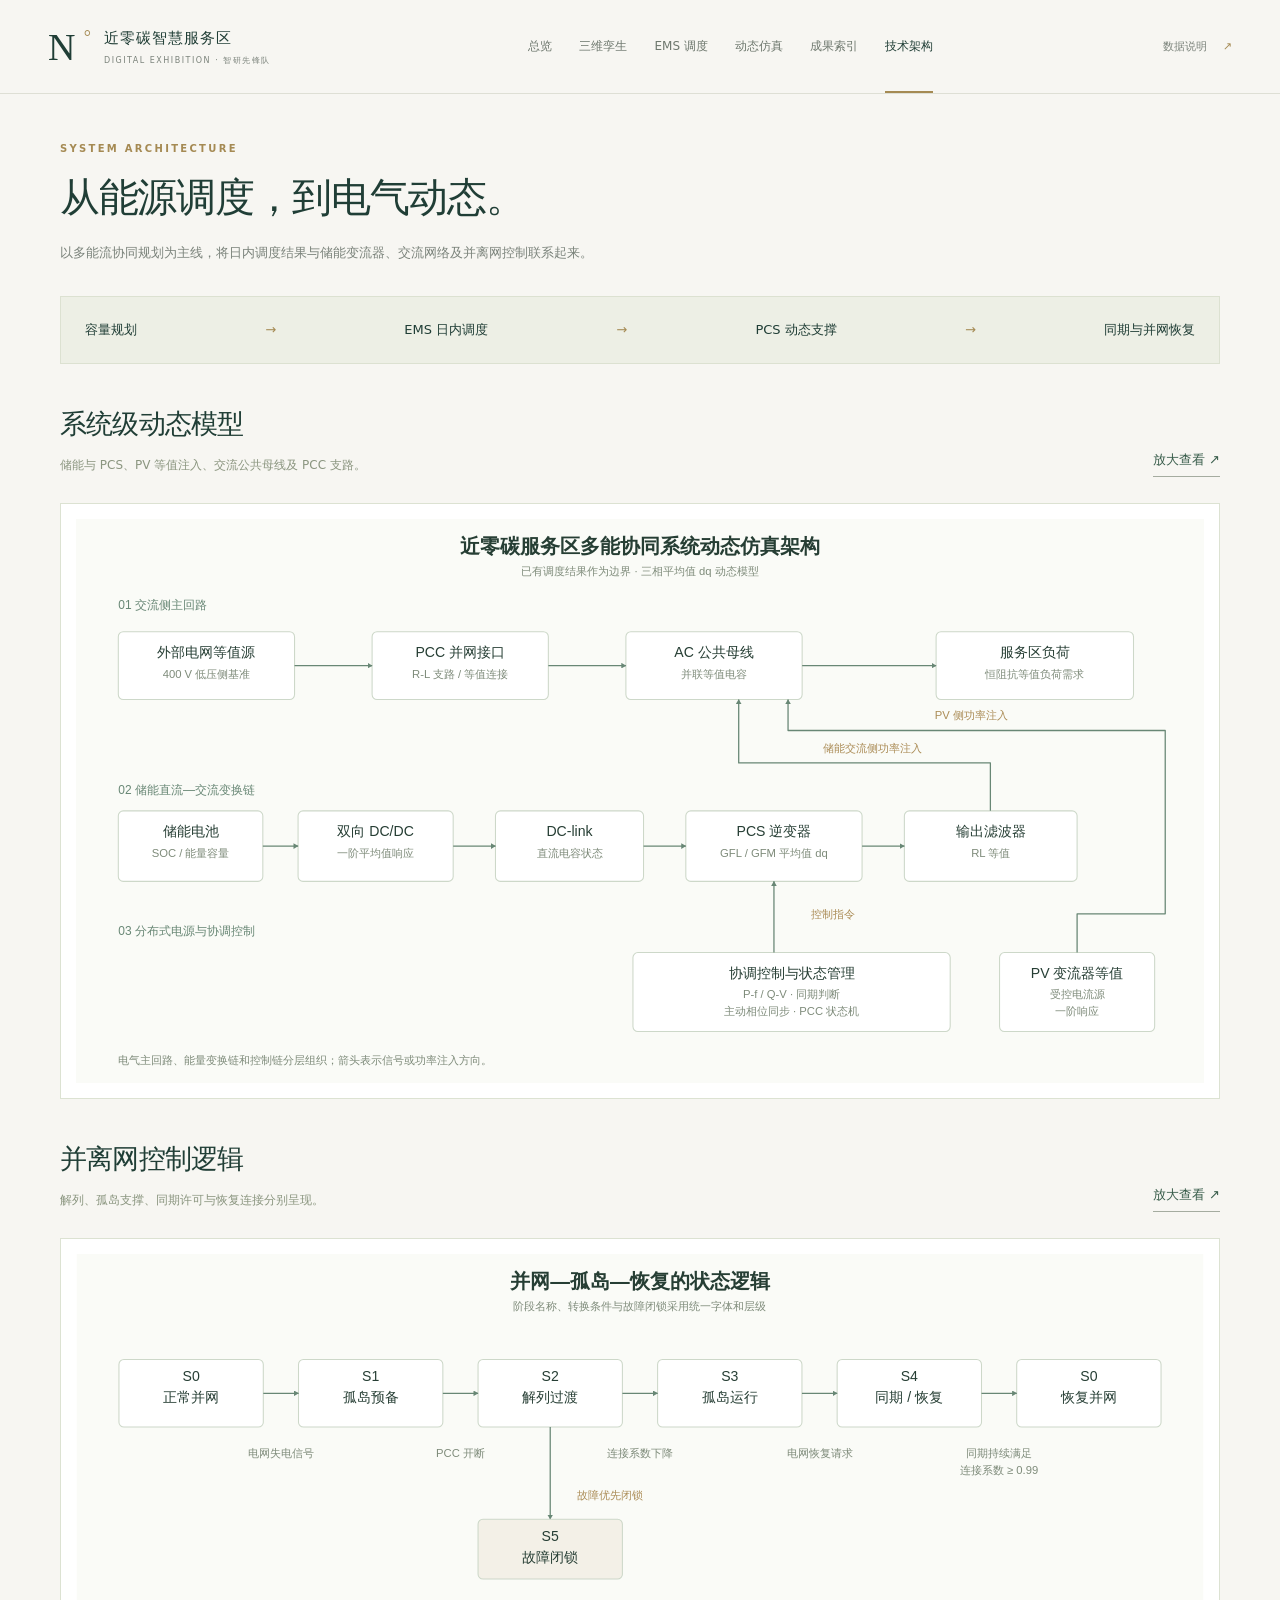
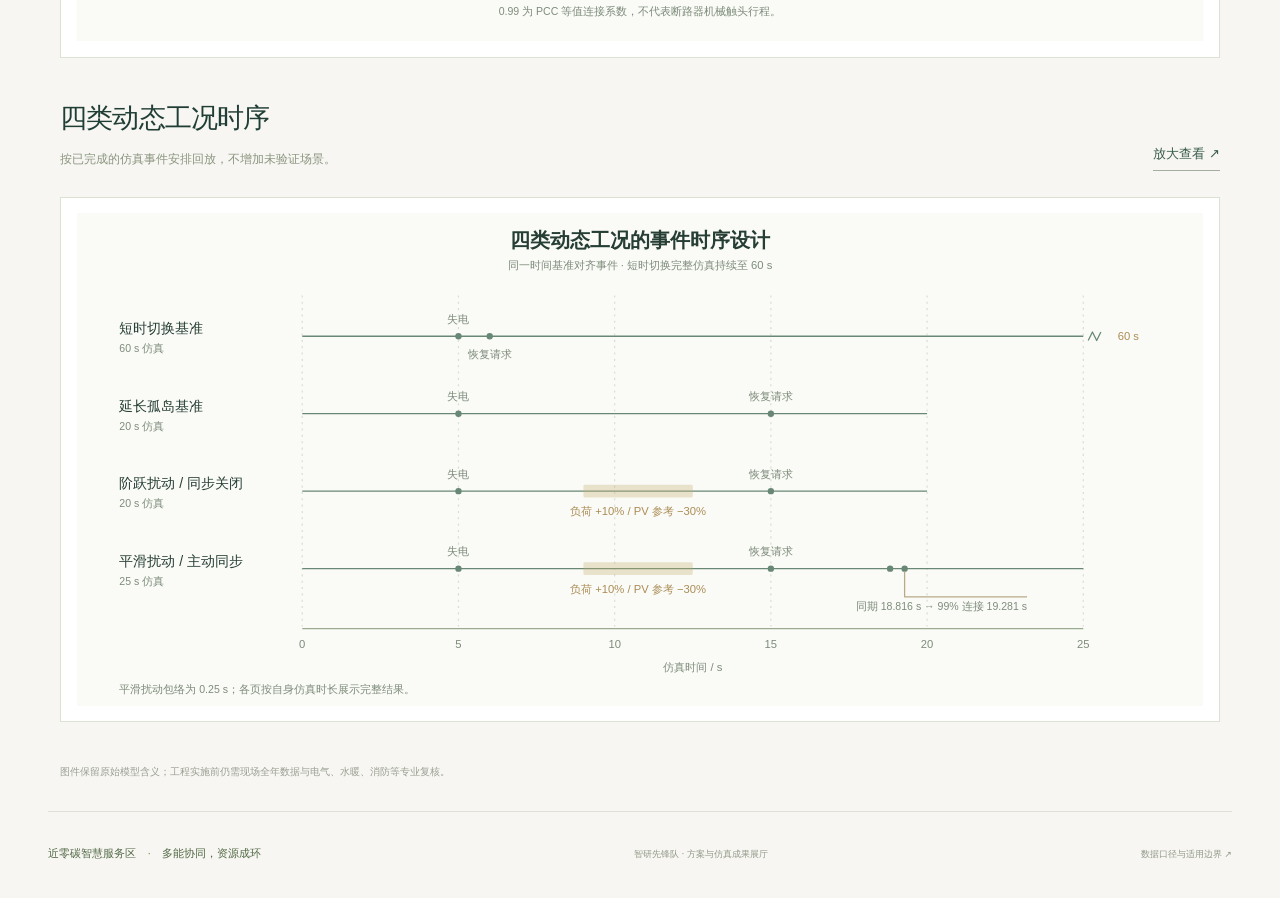
<file: architecture.html>
<!doctype html><html lang="zh-CN"><head><meta charset="utf-8"><meta name="viewport" content="width=device-width,initial-scale=1"><meta name="color-scheme" content="light"><meta name="description" content="近零碳服务区多能协同方案，三维数字孪生与分类仿真成果。"><title>技术架构｜近零碳智慧服务区数字展厅</title><link rel="stylesheet" href="assets/style.css?v=scene2"></head><body data-kind="" data-key=""><a class="skip-link" href="#main">跳转到正文</a><header class="site-header"><a class="brand" href="index.html"><span class="brand-emblem" aria-hidden="true">N<span>°</span></span><span><strong>近零碳智慧服务区</strong><small>DIGITAL EXHIBITION · 智研先锋队</small></span></a><nav aria-label="主导航"><a href="index.html">总览</a><a href="twin.html">三维孪生</a><a href="ems-typical.html">EMS 调度</a><a href="sim-switch.html">动态仿真</a><a href="results.html">成果索引</a><a href="architecture.html" class="active" aria-current="page">技术架构</a></nav><button class="scope-button" data-scope>数据说明 <span>↗</span></button></header><main id="main"><div class="container"><div class="page-intro"><p class="eyebrow">SYSTEM ARCHITECTURE</p><h1>从能源调度，到电气动态。</h1><p class="intro-copy">以多能流协同规划为主线，将日内调度结果与储能变流器、交流网络及并离网控制联系起来。</p></div><div class="architecture-path"><span>容量规划</span><i>→</i><span>EMS 日内调度</span><i>→</i><span>PCS 动态支撑</span><i>→</i><span>同期与并网恢复</span></div><section class="architecture-figure"><div class="section-heading"><div><h2>系统级动态模型</h2><p>储能与 PCS、PV 等值注入、交流公共母线及 PCC 支路。</p></div><button class="text-link" data-image="assets/architecture-refined.svg" data-title="系统级动态模型">放大查看 ↗</button></div><button class="architecture-image" data-image="assets/architecture-refined.svg" data-title="系统级动态模型"><img src="assets/architecture-refined.svg" alt="系统级动态模型" loading="lazy"></button></section><section class="architecture-figure"><div class="section-heading"><div><h2>并离网控制逻辑</h2><p>解列、孤岛支撑、同期许可与恢复连接分别呈现。</p></div><button class="text-link" data-image="assets/state-logic-refined.svg" data-title="并离网控制逻辑">放大查看 ↗</button></div><button class="architecture-image" data-image="assets/state-logic-refined.svg" data-title="并离网控制逻辑"><img src="assets/state-logic-refined.svg" alt="并离网控制逻辑" loading="lazy"></button></section><section class="architecture-figure"><div class="section-heading"><div><h2>四类动态工况时序</h2><p>按已完成的仿真事件安排回放，不增加未验证场景。</p></div><button class="text-link" data-image="assets/timeline-refined.svg" data-title="四类动态工况时序">放大查看 ↗</button></div><button class="architecture-image" data-image="assets/timeline-refined.svg" data-title="四类动态工况时序"><img src="assets/timeline-refined.svg" alt="四类动态工况时序" loading="lazy"></button></section><p class="data-footnote">图件保留原始模型含义；工程实施前仍需现场全年数据与电气、水暖、消防等专业复核。</p></div></main><footer class="site-footer"><a class="footer-brand" href="index.html">近零碳智慧服务区 <span>·</span> 多能协同，资源成环</a><span>智研先锋队 · 方案与仿真成果展厅</span><button data-scope>数据口径与适用边界 ↗</button></footer>
<dialog id="scope-dialog" class="text-dialog"><div class="dialog-heading"><span class="eyebrow">DATA & MODEL BOUNDARIES</span><button data-close aria-label="关闭数据说明">×</button></div><h2>每一项成果，都有明确边界。</h2><p>EMS 与动态仿真曲线使用原展厅内嵌的已完成结果。三维场景用于呈现空间布局、设备关系与示意能流，未接入现场传感器。</p><dl><dt>规划与指标</dt><dd>设备容量与评价指标采用技术报告的冻结优化结果，属于规划级方案，不等同于现场实测或施工设计。</dd><dt>动态验证</dt><dd>三相平均值 dq 模型与 PCC 等值连接过程，不作为开关级 EMT 或真实断路器机械动作时间。</dd><dt>曲线呈现</dt><dd>默认平滑趋势采用按时间加权的局部平滑，仅用于展示整体趋势，不能替代原始仿真曲线。日内曲线使用 ±1.15 h 窗口，动态量使用 ±0.12 s 窗口，不跨已标注事件平滑。圆点保留原始极值；状态量保持阶梯变化。全部指标与悬停读数仍来自原始采样点，可切换原始曲线并下载数据。</dd><dt>对照范围</dt><dd>阶跃工况与主动同步工况的扰动包络不同，不能将差异全部归因于主动同步控制。</dd></dl><a class="text-link" href="assets/source-data.json" download>下载原始内嵌数据 JSON ↓</a></dialog>
<dialog id="image-dialog" class="image-dialog"><div class="dialog-heading"><h2 id="image-title">仿真原始输出</h2><button data-close aria-label="关闭图片">×</button></div><div class="image-toolbar"><button data-image-zoom="out" aria-label="缩小图像">缩小 −</button><output id="image-zoom-label" aria-live="polite">100%</output><button data-image-zoom="in" aria-label="放大图像">放大 +</button><button data-image-zoom="fit">适应宽度</button><span>放大后可滚动查看</span></div><div class="image-viewport" tabindex="0" aria-label="图像查看区"><img id="image-full" alt=""></div><a id="image-download" class="text-link" download>下载原始图 ↓</a></dialog>
<script src="assets/common.js?v=scene2"></script></body></html>
</file>
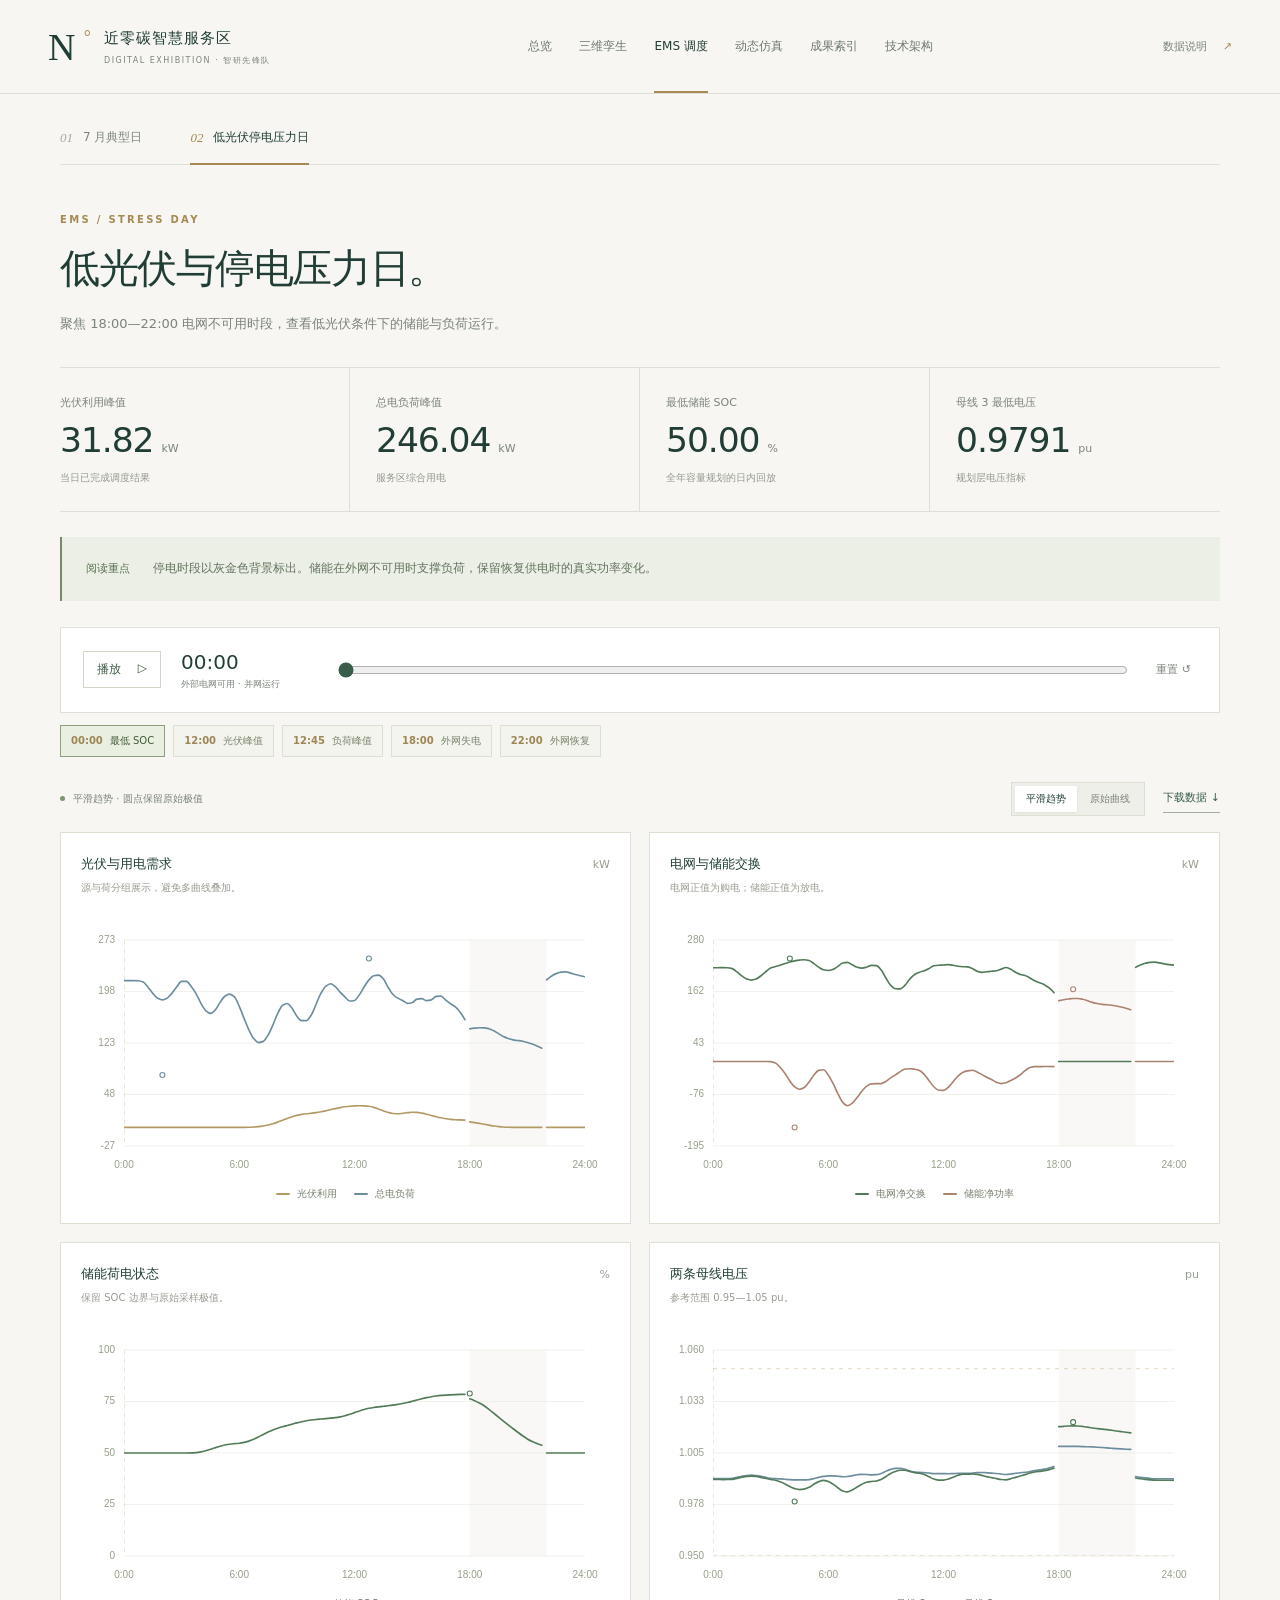
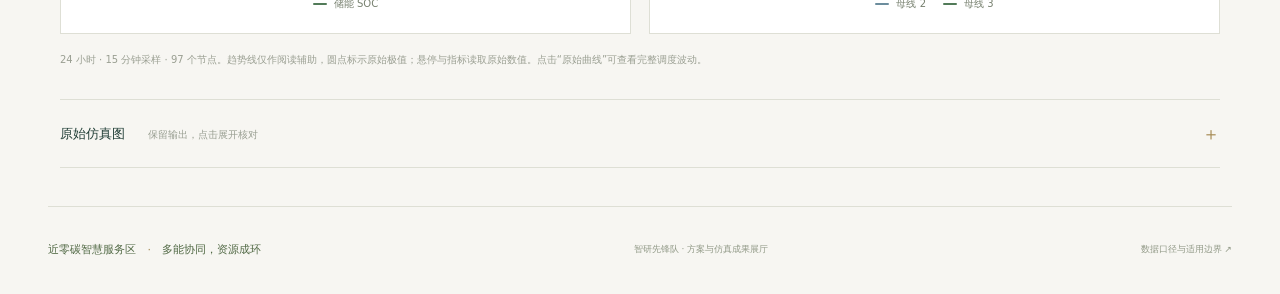
<file: ems-stress.html>
<!doctype html><html lang="zh-CN"><head><meta charset="utf-8"><meta name="viewport" content="width=device-width,initial-scale=1"><meta name="color-scheme" content="light"><meta name="description" content="近零碳服务区多能协同方案，三维数字孪生与分类仿真成果。"><title>低光伏与停电压力日。｜近零碳智慧服务区数字展厅</title><link rel="stylesheet" href="assets/style.css?v=scene2"></head><body data-kind="daily" data-key="stress"><a class="skip-link" href="#main">跳转到正文</a><header class="site-header"><a class="brand" href="index.html"><span class="brand-emblem" aria-hidden="true">N<span>°</span></span><span><strong>近零碳智慧服务区</strong><small>DIGITAL EXHIBITION · 智研先锋队</small></span></a><nav aria-label="主导航"><a href="index.html">总览</a><a href="twin.html">三维孪生</a><a href="ems-typical.html" class="active" aria-current="page">EMS 调度</a><a href="sim-switch.html">动态仿真</a><a href="results.html">成果索引</a><a href="architecture.html">技术架构</a></nav><button class="scope-button" data-scope>数据说明 <span>↗</span></button></header><main id="main"><div class="container"><nav class="result-subnav compact" aria-label="EMS调度分类"><a href="ems-typical.html"><span>01</span>7 月典型日</a><a href="ems-stress.html" class="active" aria-current="page"><span>02</span>低光伏停电压力日</a></nav><div class="page-intro"><p class="eyebrow">EMS / STRESS DAY</p><h1>低光伏与停电压力日。</h1><p class="intro-copy">聚焦 18:00—22:00 电网不可用时段，查看低光伏条件下的储能与负荷运行。</p></div><div class="metrics"><div><span>光伏利用峰值</span><strong>31.82<small>kW</small></strong><p>当日已完成调度结果</p></div><div><span>总电负荷峰值</span><strong>246.04<small>kW</small></strong><p>服务区综合用电</p></div><div><span>最低储能 SOC</span><strong>50.00<small>%</small></strong><p>全年容量规划的日内回放</p></div><div><span>母线 3 最低电压</span><strong>0.9791<small>pu</small></strong><p>规划层电压指标</p></div></div><div class="insight"><span class="insight-tag">阅读重点</span><p>停电时段以灰金色背景标出。储能在外网不可用时支撑负荷，保留恢复供电时的真实功率变化。</p></div><div class="replay"><button class="play-toggle" id="play-toggle" aria-label="播放仿真时间轴">播放 <span>▷</span></button><div class="replay-position"><strong id="replay-time">00:00</strong><span id="replay-state">已完成仿真回放</span></div><input type="range" id="replay-range" min="0" max="96" value="0" aria-label="仿真回放时刻"><button class="text-button" id="replay-reset" aria-label="回到起点">重置 ↺</button></div><div class="event-chips" id="event-chips" aria-label="关键事件"></div><div class="display-tools"><p><span class="status-dot"></span>平滑趋势 · 圆点保留原始极值</p><div class="segmented" role="group" aria-label="曲线显示方式"><button class="active" data-curve="smooth" aria-pressed="true">平滑趋势</button><button data-curve="raw" aria-pressed="false">原始曲线</button></div><a class="text-link small" href="assets/source-data.json" download>下载数据 ↓</a></div><div class="chart-grid"><article class="chart-card"><div class="chart-heading"><div><h3>光伏与用电需求</h3><p>源与荷分组展示，避免多曲线叠加。</p></div><span>kW</span></div><div class="chart-box"><canvas id="daily-generation" role="img" aria-label="光伏与用电需求曲线"></canvas><output class="chart-tooltip" hidden></output></div><div class="chart-legend" data-legend="daily-generation"></div></article><article class="chart-card"><div class="chart-heading"><div><h3>电网与储能交换</h3><p>电网正值为购电；储能正值为放电。</p></div><span>kW</span></div><div class="chart-box"><canvas id="daily-exchange" role="img" aria-label="电网与储能交换曲线"></canvas><output class="chart-tooltip" hidden></output></div><div class="chart-legend" data-legend="daily-exchange"></div></article><article class="chart-card"><div class="chart-heading"><div><h3>储能荷电状态</h3><p>保留 SOC 边界与原始采样极值。</p></div><span>%</span></div><div class="chart-box"><canvas id="daily-soc" role="img" aria-label="储能荷电状态曲线"></canvas><output class="chart-tooltip" hidden></output></div><div class="chart-legend" data-legend="daily-soc"></div></article><article class="chart-card"><div class="chart-heading"><div><h3>两条母线电压</h3><p>参考范围 0.95—1.05 pu。</p></div><span>pu</span></div><div class="chart-box"><canvas id="daily-voltage" role="img" aria-label="两条母线电压曲线"></canvas><output class="chart-tooltip" hidden></output></div><div class="chart-legend" data-legend="daily-voltage"></div></article></div><p class="data-footnote">24 小时 · 15 分钟采样 · 97 个节点。趋势线仅作阅读辅助，圆点标示原始极值；悬停与指标读取原始数值。点击“原始曲线”可查看完整调度波动。</p><details class="archive"><summary>原始仿真图 <span>保留输出，点击展开核对</span></summary><div class="archive-grid"><button class="archive-card" data-image="assets/result-02.jpg" data-title="低光伏停电压力日"><img src="assets/result-02.jpg" alt="低光伏停电压力日原始输出" loading="lazy"><span><strong>低光伏停电压力日</strong><small>外部电网不可用时段与储能运行</small><i aria-hidden="true">↗</i></span></button></div></details></div></main><footer class="site-footer"><a class="footer-brand" href="index.html">近零碳智慧服务区 <span>·</span> 多能协同，资源成环</a><span>智研先锋队 · 方案与仿真成果展厅</span><button data-scope>数据口径与适用边界 ↗</button></footer>
<dialog id="scope-dialog" class="text-dialog"><div class="dialog-heading"><span class="eyebrow">DATA & MODEL BOUNDARIES</span><button data-close aria-label="关闭数据说明">×</button></div><h2>每一项成果，都有明确边界。</h2><p>EMS 与动态仿真曲线使用原展厅内嵌的已完成结果。三维场景用于呈现空间布局、设备关系与示意能流，未接入现场传感器。</p><dl><dt>规划与指标</dt><dd>设备容量与评价指标采用技术报告的冻结优化结果，属于规划级方案，不等同于现场实测或施工设计。</dd><dt>动态验证</dt><dd>三相平均值 dq 模型与 PCC 等值连接过程，不作为开关级 EMT 或真实断路器机械动作时间。</dd><dt>曲线呈现</dt><dd>默认平滑趋势采用按时间加权的局部平滑，仅用于展示整体趋势，不能替代原始仿真曲线。日内曲线使用 ±1.15 h 窗口，动态量使用 ±0.12 s 窗口，不跨已标注事件平滑。圆点保留原始极值；状态量保持阶梯变化。全部指标与悬停读数仍来自原始采样点，可切换原始曲线并下载数据。</dd><dt>对照范围</dt><dd>阶跃工况与主动同步工况的扰动包络不同，不能将差异全部归因于主动同步控制。</dd></dl><a class="text-link" href="assets/source-data.json" download>下载原始内嵌数据 JSON ↓</a></dialog>
<dialog id="image-dialog" class="image-dialog"><div class="dialog-heading"><h2 id="image-title">仿真原始输出</h2><button data-close aria-label="关闭图片">×</button></div><div class="image-toolbar"><button data-image-zoom="out" aria-label="缩小图像">缩小 −</button><output id="image-zoom-label" aria-live="polite">100%</output><button data-image-zoom="in" aria-label="放大图像">放大 +</button><button data-image-zoom="fit">适应宽度</button><span>放大后可滚动查看</span></div><div class="image-viewport" tabindex="0" aria-label="图像查看区"><img id="image-full" alt=""></div><a id="image-download" class="text-link" download>下载原始图 ↓</a></dialog>
<script src="assets/common.js?v=scene2"></script><script src="assets/data.js"></script><script src="assets/charts.js"></script><script src="assets/results.js"></script></body></html>
</file>
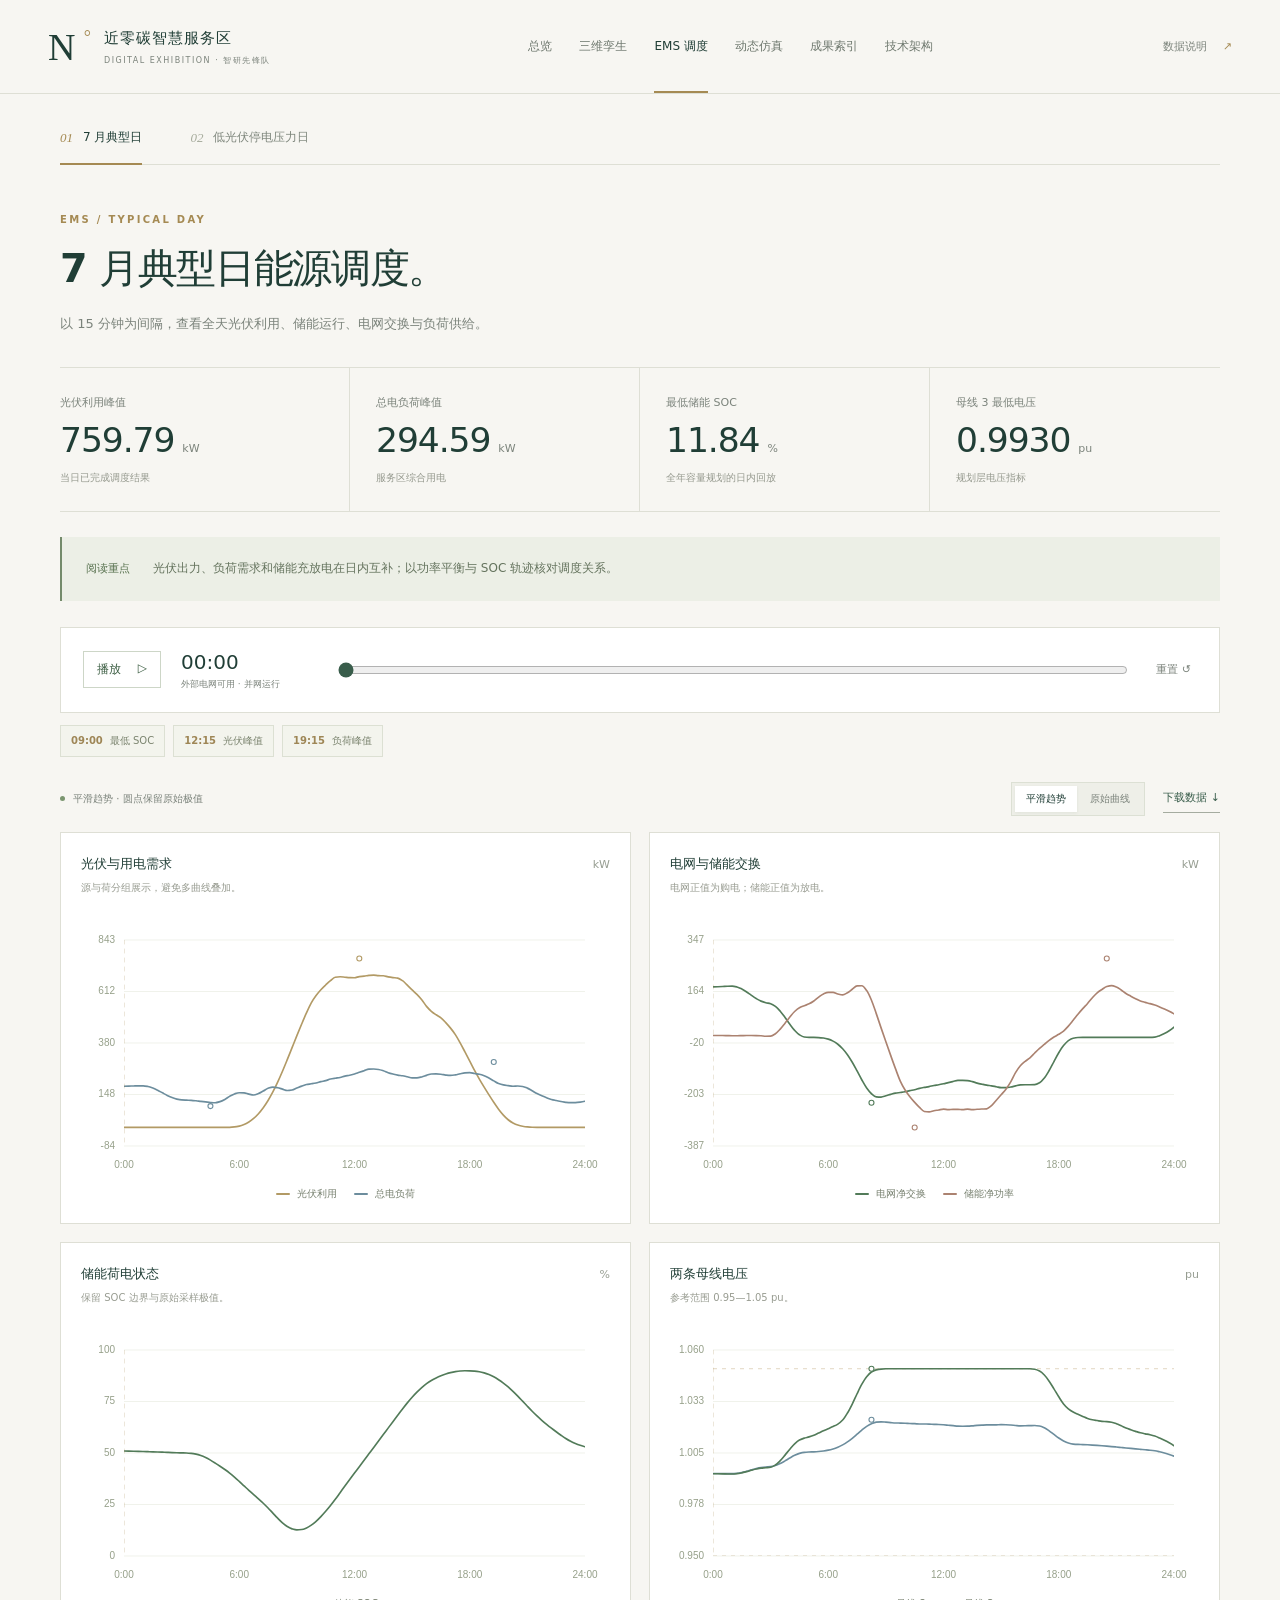
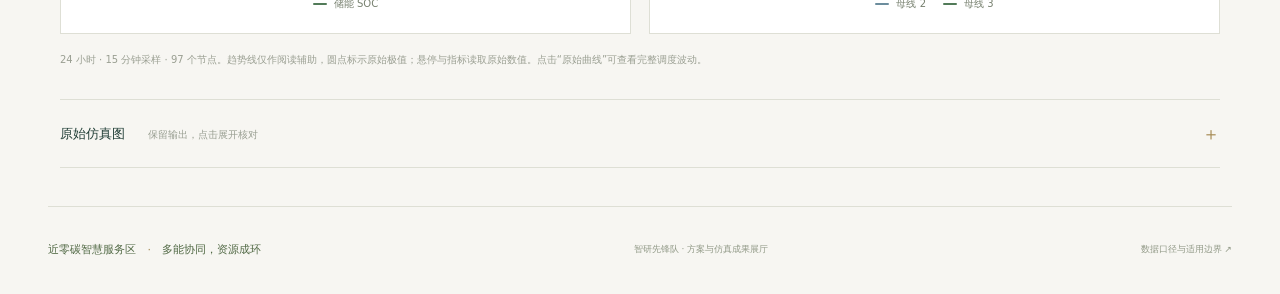
<file: ems-typical.html>
<!doctype html><html lang="zh-CN"><head><meta charset="utf-8"><meta name="viewport" content="width=device-width,initial-scale=1"><meta name="color-scheme" content="light"><meta name="description" content="近零碳服务区多能协同方案，三维数字孪生与分类仿真成果。"><title>7 月典型日能源调度。｜近零碳智慧服务区数字展厅</title><link rel="stylesheet" href="assets/style.css?v=scene2"></head><body data-kind="daily" data-key="normal"><a class="skip-link" href="#main">跳转到正文</a><header class="site-header"><a class="brand" href="index.html"><span class="brand-emblem" aria-hidden="true">N<span>°</span></span><span><strong>近零碳智慧服务区</strong><small>DIGITAL EXHIBITION · 智研先锋队</small></span></a><nav aria-label="主导航"><a href="index.html">总览</a><a href="twin.html">三维孪生</a><a href="ems-typical.html" class="active" aria-current="page">EMS 调度</a><a href="sim-switch.html">动态仿真</a><a href="results.html">成果索引</a><a href="architecture.html">技术架构</a></nav><button class="scope-button" data-scope>数据说明 <span>↗</span></button></header><main id="main"><div class="container"><nav class="result-subnav compact" aria-label="EMS调度分类"><a href="ems-typical.html" class="active" aria-current="page"><span>01</span>7 月典型日</a><a href="ems-stress.html"><span>02</span>低光伏停电压力日</a></nav><div class="page-intro"><p class="eyebrow">EMS / TYPICAL DAY</p><h1>7 月典型日能源调度。</h1><p class="intro-copy">以 15 分钟为间隔，查看全天光伏利用、储能运行、电网交换与负荷供给。</p></div><div class="metrics"><div><span>光伏利用峰值</span><strong>759.79<small>kW</small></strong><p>当日已完成调度结果</p></div><div><span>总电负荷峰值</span><strong>294.59<small>kW</small></strong><p>服务区综合用电</p></div><div><span>最低储能 SOC</span><strong>11.84<small>%</small></strong><p>全年容量规划的日内回放</p></div><div><span>母线 3 最低电压</span><strong>0.9930<small>pu</small></strong><p>规划层电压指标</p></div></div><div class="insight"><span class="insight-tag">阅读重点</span><p>光伏出力、负荷需求和储能充放电在日内互补；以功率平衡与 SOC 轨迹核对调度关系。</p></div><div class="replay"><button class="play-toggle" id="play-toggle" aria-label="播放仿真时间轴">播放 <span>▷</span></button><div class="replay-position"><strong id="replay-time">00:00</strong><span id="replay-state">已完成仿真回放</span></div><input type="range" id="replay-range" min="0" max="96" value="0" aria-label="仿真回放时刻"><button class="text-button" id="replay-reset" aria-label="回到起点">重置 ↺</button></div><div class="event-chips" id="event-chips" aria-label="关键事件"></div><div class="display-tools"><p><span class="status-dot"></span>平滑趋势 · 圆点保留原始极值</p><div class="segmented" role="group" aria-label="曲线显示方式"><button class="active" data-curve="smooth" aria-pressed="true">平滑趋势</button><button data-curve="raw" aria-pressed="false">原始曲线</button></div><a class="text-link small" href="assets/source-data.json" download>下载数据 ↓</a></div><div class="chart-grid"><article class="chart-card"><div class="chart-heading"><div><h3>光伏与用电需求</h3><p>源与荷分组展示，避免多曲线叠加。</p></div><span>kW</span></div><div class="chart-box"><canvas id="daily-generation" role="img" aria-label="光伏与用电需求曲线"></canvas><output class="chart-tooltip" hidden></output></div><div class="chart-legend" data-legend="daily-generation"></div></article><article class="chart-card"><div class="chart-heading"><div><h3>电网与储能交换</h3><p>电网正值为购电；储能正值为放电。</p></div><span>kW</span></div><div class="chart-box"><canvas id="daily-exchange" role="img" aria-label="电网与储能交换曲线"></canvas><output class="chart-tooltip" hidden></output></div><div class="chart-legend" data-legend="daily-exchange"></div></article><article class="chart-card"><div class="chart-heading"><div><h3>储能荷电状态</h3><p>保留 SOC 边界与原始采样极值。</p></div><span>%</span></div><div class="chart-box"><canvas id="daily-soc" role="img" aria-label="储能荷电状态曲线"></canvas><output class="chart-tooltip" hidden></output></div><div class="chart-legend" data-legend="daily-soc"></div></article><article class="chart-card"><div class="chart-heading"><div><h3>两条母线电压</h3><p>参考范围 0.95—1.05 pu。</p></div><span>pu</span></div><div class="chart-box"><canvas id="daily-voltage" role="img" aria-label="两条母线电压曲线"></canvas><output class="chart-tooltip" hidden></output></div><div class="chart-legend" data-legend="daily-voltage"></div></article></div><p class="data-footnote">24 小时 · 15 分钟采样 · 97 个节点。趋势线仅作阅读辅助，圆点标示原始极值；悬停与指标读取原始数值。点击“原始曲线”可查看完整调度波动。</p><details class="archive"><summary>原始仿真图 <span>保留输出，点击展开核对</span></summary><div class="archive-grid"><button class="archive-card" data-image="assets/result-01.jpg" data-title="7 月典型日调度回放"><img src="assets/result-01.jpg" alt="7 月典型日调度回放原始输出" loading="lazy"><span><strong>7 月典型日调度回放</strong><small>24 小时源—网—储—荷运行序列</small><i aria-hidden="true">↗</i></span></button></div></details></div></main><footer class="site-footer"><a class="footer-brand" href="index.html">近零碳智慧服务区 <span>·</span> 多能协同，资源成环</a><span>智研先锋队 · 方案与仿真成果展厅</span><button data-scope>数据口径与适用边界 ↗</button></footer>
<dialog id="scope-dialog" class="text-dialog"><div class="dialog-heading"><span class="eyebrow">DATA & MODEL BOUNDARIES</span><button data-close aria-label="关闭数据说明">×</button></div><h2>每一项成果，都有明确边界。</h2><p>EMS 与动态仿真曲线使用原展厅内嵌的已完成结果。三维场景用于呈现空间布局、设备关系与示意能流，未接入现场传感器。</p><dl><dt>规划与指标</dt><dd>设备容量与评价指标采用技术报告的冻结优化结果，属于规划级方案，不等同于现场实测或施工设计。</dd><dt>动态验证</dt><dd>三相平均值 dq 模型与 PCC 等值连接过程，不作为开关级 EMT 或真实断路器机械动作时间。</dd><dt>曲线呈现</dt><dd>默认平滑趋势采用按时间加权的局部平滑，仅用于展示整体趋势，不能替代原始仿真曲线。日内曲线使用 ±1.15 h 窗口，动态量使用 ±0.12 s 窗口，不跨已标注事件平滑。圆点保留原始极值；状态量保持阶梯变化。全部指标与悬停读数仍来自原始采样点，可切换原始曲线并下载数据。</dd><dt>对照范围</dt><dd>阶跃工况与主动同步工况的扰动包络不同，不能将差异全部归因于主动同步控制。</dd></dl><a class="text-link" href="assets/source-data.json" download>下载原始内嵌数据 JSON ↓</a></dialog>
<dialog id="image-dialog" class="image-dialog"><div class="dialog-heading"><h2 id="image-title">仿真原始输出</h2><button data-close aria-label="关闭图片">×</button></div><div class="image-toolbar"><button data-image-zoom="out" aria-label="缩小图像">缩小 −</button><output id="image-zoom-label" aria-live="polite">100%</output><button data-image-zoom="in" aria-label="放大图像">放大 +</button><button data-image-zoom="fit">适应宽度</button><span>放大后可滚动查看</span></div><div class="image-viewport" tabindex="0" aria-label="图像查看区"><img id="image-full" alt=""></div><a id="image-download" class="text-link" download>下载原始图 ↓</a></dialog>
<script src="assets/common.js?v=scene2"></script><script src="assets/data.js"></script><script src="assets/charts.js"></script><script src="assets/results.js"></script></body></html>
</file>
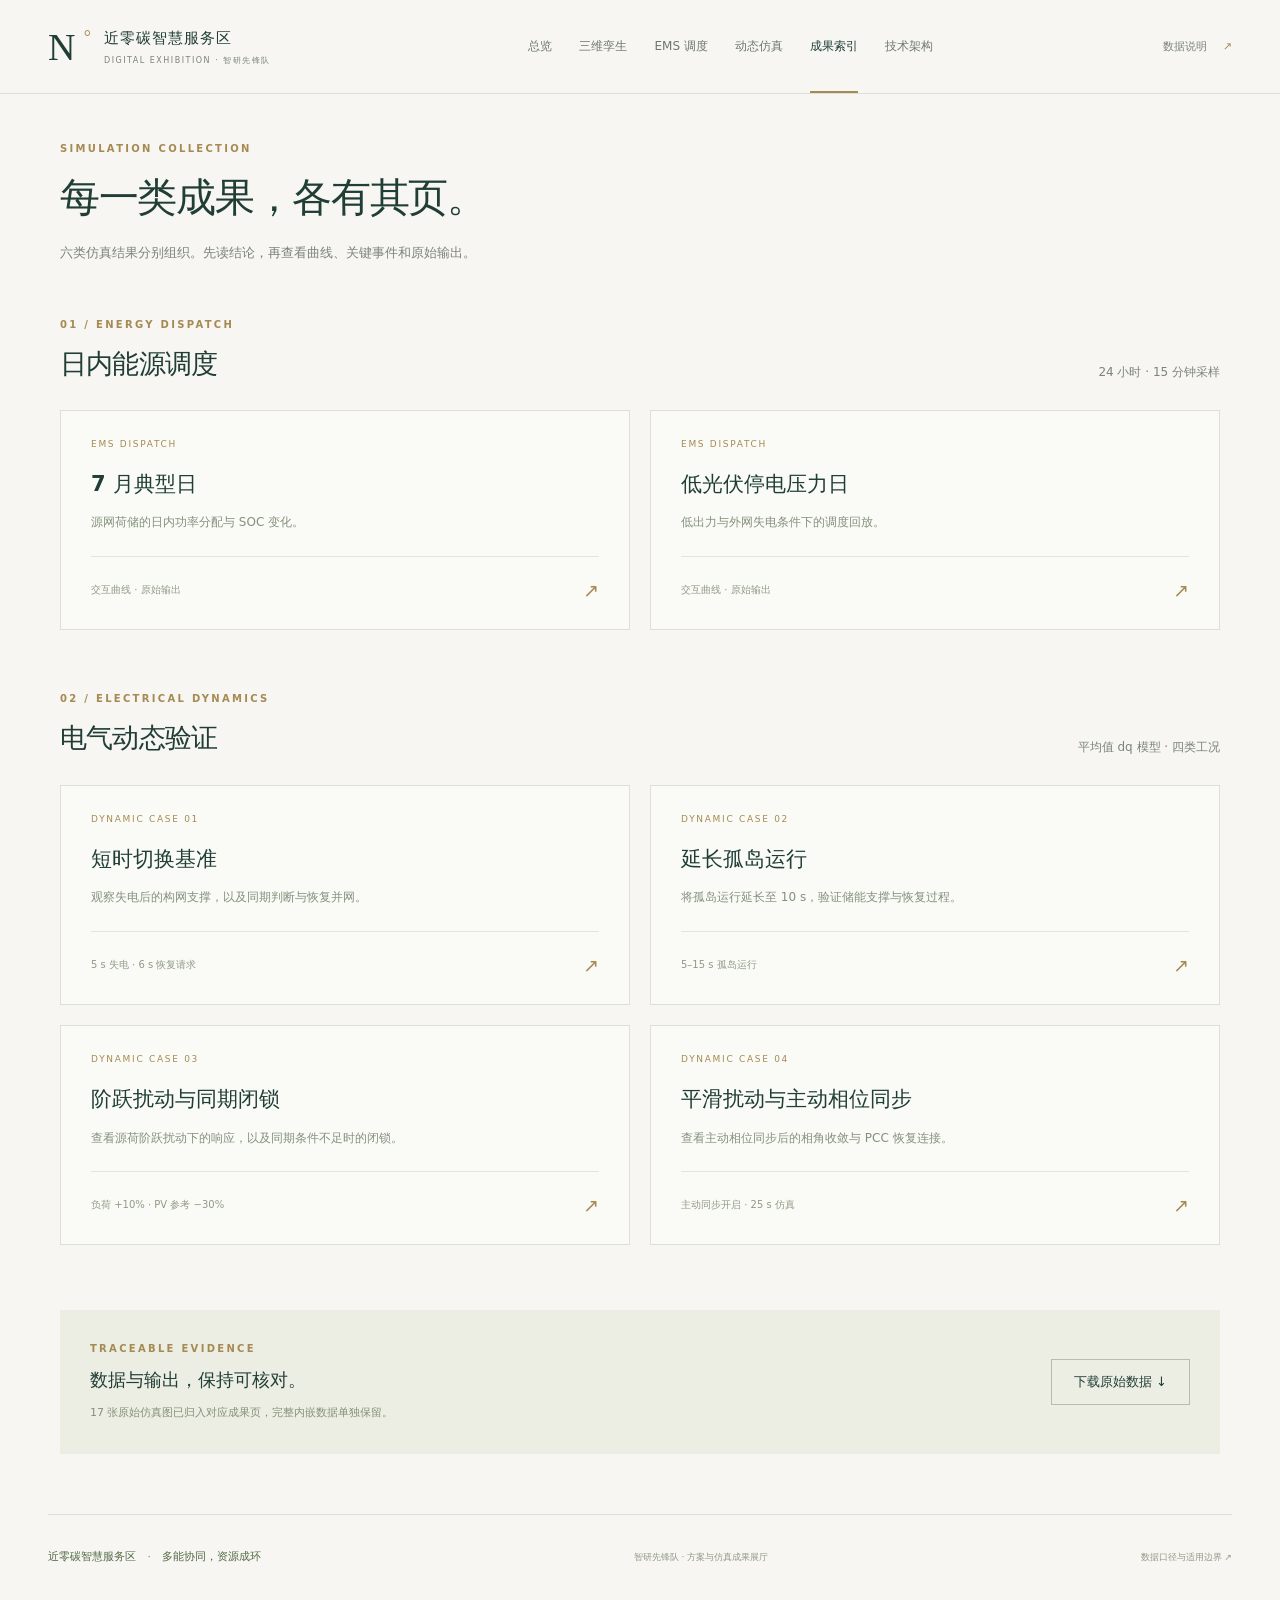
<file: results.html>
<!doctype html><html lang="zh-CN"><head><meta charset="utf-8"><meta name="viewport" content="width=device-width,initial-scale=1"><meta name="color-scheme" content="light"><meta name="description" content="近零碳服务区多能协同方案，三维数字孪生与分类仿真成果。"><title>成果索引｜近零碳智慧服务区数字展厅</title><link rel="stylesheet" href="assets/style.css?v=scene2"></head><body data-kind="" data-key=""><a class="skip-link" href="#main">跳转到正文</a><header class="site-header"><a class="brand" href="index.html"><span class="brand-emblem" aria-hidden="true">N<span>°</span></span><span><strong>近零碳智慧服务区</strong><small>DIGITAL EXHIBITION · 智研先锋队</small></span></a><nav aria-label="主导航"><a href="index.html">总览</a><a href="twin.html">三维孪生</a><a href="ems-typical.html">EMS 调度</a><a href="sim-switch.html">动态仿真</a><a href="results.html" class="active" aria-current="page">成果索引</a><a href="architecture.html">技术架构</a></nav><button class="scope-button" data-scope>数据说明 <span>↗</span></button></header><main id="main"><div class="container"><div class="page-intro"><p class="eyebrow">SIMULATION COLLECTION</p><h1>每一类成果，各有其页。</h1><p class="intro-copy">六类仿真结果分别组织。先读结论，再查看曲线、关键事件和原始输出。</p></div><section class="result-category"><div class="section-heading"><div><p class="eyebrow">01 / ENERGY DISPATCH</p><h2>日内能源调度</h2></div><p>24 小时 · 15 分钟采样</p></div><div class="catalog-grid"><a class="catalog-card" href="ems-typical.html"><span class="catalog-type">EMS DISPATCH</span><h3>7 月典型日</h3><p>源网荷储的日内功率分配与 SOC 变化。</p><div class="catalog-bottom"><span>交互曲线 · 原始输出</span><i>↗</i></div></a><a class="catalog-card" href="ems-stress.html"><span class="catalog-type">EMS DISPATCH</span><h3>低光伏停电压力日</h3><p>低出力与外网失电条件下的调度回放。</p><div class="catalog-bottom"><span>交互曲线 · 原始输出</span><i>↗</i></div></a></div></section><section class="result-category"><div class="section-heading"><div><p class="eyebrow">02 / ELECTRICAL DYNAMICS</p><h2>电气动态验证</h2></div><p>平均值 dq 模型 · 四类工况</p></div><div class="catalog-grid"><a class="catalog-card" href="sim-switch.html"><span class="catalog-type">DYNAMIC CASE 01</span><h3>短时切换基准</h3><p>观察失电后的构网支撑，以及同期判断与恢复并网。</p><div class="catalog-bottom"><span>5 s 失电 · 6 s 恢复请求</span><i>↗</i></div></a><a class="catalog-card" href="sim-island.html"><span class="catalog-type">DYNAMIC CASE 02</span><h3>延长孤岛运行</h3><p>将孤岛运行延长至 10 s，验证储能支撑与恢复过程。</p><div class="catalog-bottom"><span>5–15 s 孤岛运行</span><i>↗</i></div></a><a class="catalog-card" href="sim-step.html"><span class="catalog-type">DYNAMIC CASE 03</span><h3>阶跃扰动与同期闭锁</h3><p>查看源荷阶跃扰动下的响应，以及同期条件不足时的闭锁。</p><div class="catalog-bottom"><span>负荷 +10% · PV 参考 −30%</span><i>↗</i></div></a><a class="catalog-card" href="sim-sync.html"><span class="catalog-type">DYNAMIC CASE 04</span><h3>平滑扰动与主动相位同步</h3><p>查看主动相位同步后的相角收敛与 PCC 恢复连接。</p><div class="catalog-bottom"><span>主动同步开启 · 25 s 仿真</span><i>↗</i></div></a></div></section><div class="download-band"><div><p class="eyebrow">TRACEABLE EVIDENCE</p><h3>数据与输出，保持可核对。</h3><p>17 张原始仿真图已归入对应成果页，完整内嵌数据单独保留。</p></div><a class="button" href="assets/source-data.json" download>下载原始数据 ↓</a></div></div></main><footer class="site-footer"><a class="footer-brand" href="index.html">近零碳智慧服务区 <span>·</span> 多能协同，资源成环</a><span>智研先锋队 · 方案与仿真成果展厅</span><button data-scope>数据口径与适用边界 ↗</button></footer>
<dialog id="scope-dialog" class="text-dialog"><div class="dialog-heading"><span class="eyebrow">DATA & MODEL BOUNDARIES</span><button data-close aria-label="关闭数据说明">×</button></div><h2>每一项成果，都有明确边界。</h2><p>EMS 与动态仿真曲线使用原展厅内嵌的已完成结果。三维场景用于呈现空间布局、设备关系与示意能流，未接入现场传感器。</p><dl><dt>规划与指标</dt><dd>设备容量与评价指标采用技术报告的冻结优化结果，属于规划级方案，不等同于现场实测或施工设计。</dd><dt>动态验证</dt><dd>三相平均值 dq 模型与 PCC 等值连接过程，不作为开关级 EMT 或真实断路器机械动作时间。</dd><dt>曲线呈现</dt><dd>默认平滑趋势采用按时间加权的局部平滑，仅用于展示整体趋势，不能替代原始仿真曲线。日内曲线使用 ±1.15 h 窗口，动态量使用 ±0.12 s 窗口，不跨已标注事件平滑。圆点保留原始极值；状态量保持阶梯变化。全部指标与悬停读数仍来自原始采样点，可切换原始曲线并下载数据。</dd><dt>对照范围</dt><dd>阶跃工况与主动同步工况的扰动包络不同，不能将差异全部归因于主动同步控制。</dd></dl><a class="text-link" href="assets/source-data.json" download>下载原始内嵌数据 JSON ↓</a></dialog>
<dialog id="image-dialog" class="image-dialog"><div class="dialog-heading"><h2 id="image-title">仿真原始输出</h2><button data-close aria-label="关闭图片">×</button></div><div class="image-toolbar"><button data-image-zoom="out" aria-label="缩小图像">缩小 −</button><output id="image-zoom-label" aria-live="polite">100%</output><button data-image-zoom="in" aria-label="放大图像">放大 +</button><button data-image-zoom="fit">适应宽度</button><span>放大后可滚动查看</span></div><div class="image-viewport" tabindex="0" aria-label="图像查看区"><img id="image-full" alt=""></div><a id="image-download" class="text-link" download>下载原始图 ↓</a></dialog>
<script src="assets/common.js?v=scene2"></script></body></html>
</file>
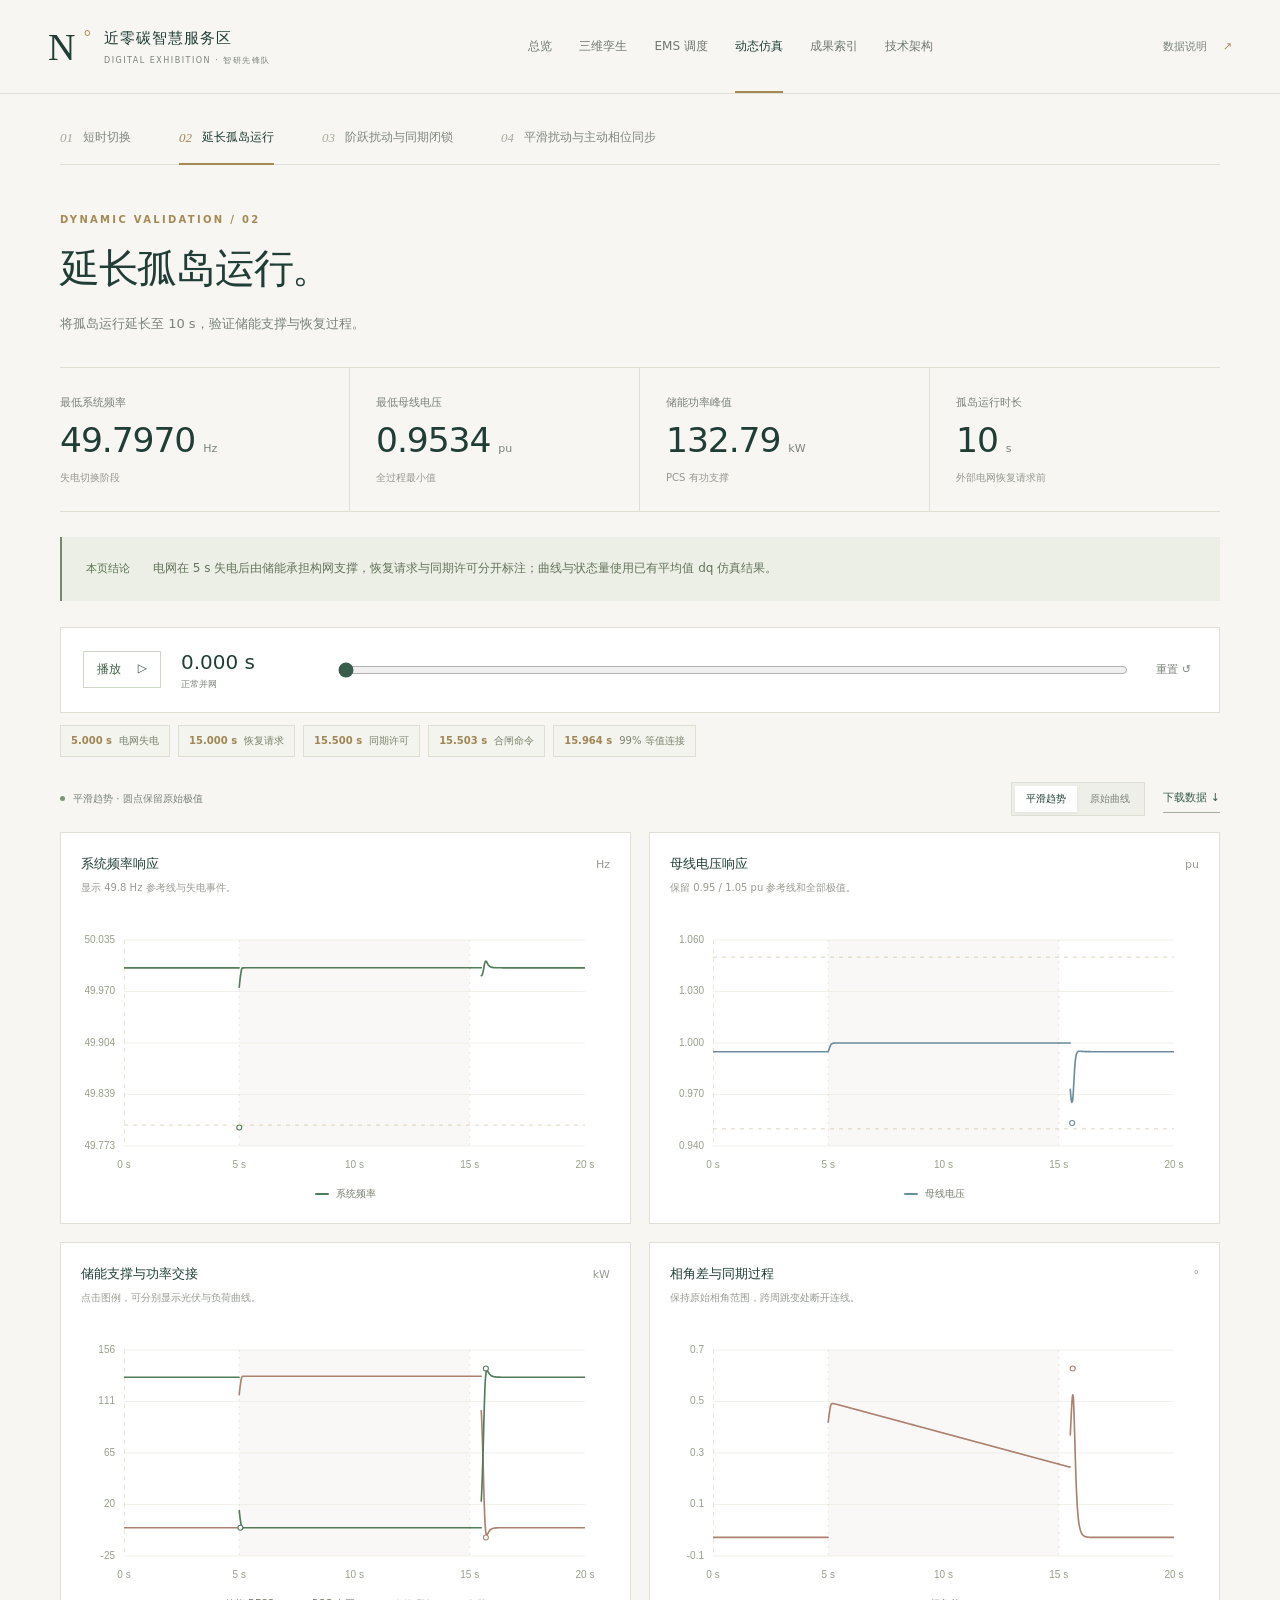
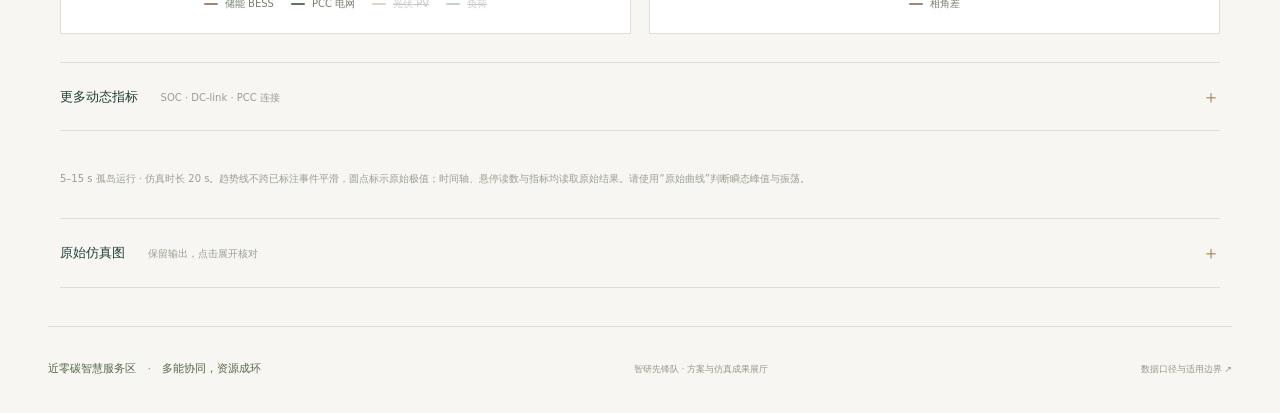
<file: sim-island.html>
<!doctype html><html lang="zh-CN"><head><meta charset="utf-8"><meta name="viewport" content="width=device-width,initial-scale=1"><meta name="color-scheme" content="light"><meta name="description" content="近零碳服务区多能协同方案，三维数字孪生与分类仿真成果。"><title>延长孤岛运行｜近零碳智慧服务区数字展厅</title><link rel="stylesheet" href="assets/style.css?v=scene2"></head><body data-kind="dynamic" data-key="extended"><a class="skip-link" href="#main">跳转到正文</a><header class="site-header"><a class="brand" href="index.html"><span class="brand-emblem" aria-hidden="true">N<span>°</span></span><span><strong>近零碳智慧服务区</strong><small>DIGITAL EXHIBITION · 智研先锋队</small></span></a><nav aria-label="主导航"><a href="index.html">总览</a><a href="twin.html">三维孪生</a><a href="ems-typical.html">EMS 调度</a><a href="sim-switch.html" class="active" aria-current="page">动态仿真</a><a href="results.html">成果索引</a><a href="architecture.html">技术架构</a></nav><button class="scope-button" data-scope>数据说明 <span>↗</span></button></header><main id="main"><div class="container"><nav class="result-subnav" aria-label="动态仿真分类"><a href="sim-switch.html"><span>01</span>短时切换</a><a href="sim-island.html" class="active" aria-current="page"><span>02</span>延长孤岛运行</a><a href="sim-step.html"><span>03</span>阶跃扰动与同期闭锁</a><a href="sim-sync.html"><span>04</span>平滑扰动与主动相位同步</a></nav><div class="page-intro"><p class="eyebrow">DYNAMIC VALIDATION / 02</p><h1>延长孤岛运行。</h1><p class="intro-copy">将孤岛运行延长至 10 s，验证储能支撑与恢复过程。</p></div><div class="metrics"><div><span>最低系统频率</span><strong>49.7970<small>Hz</small></strong><p>失电切换阶段</p></div><div><span>最低母线电压</span><strong>0.9534<small>pu</small></strong><p>全过程最小值</p></div><div><span>储能功率峰值</span><strong>132.79<small>kW</small></strong><p>PCS 有功支撑</p></div><div><span>孤岛运行时长</span><strong>10<small>s</small></strong><p>外部电网恢复请求前</p></div></div><div class="insight"><span class="insight-tag">本页结论</span><p>电网在 5 s 失电后由储能承担构网支撑，恢复请求与同期许可分开标注；曲线与状态量使用已有平均值 dq 仿真结果。</p></div><div class="replay"><button class="play-toggle" id="play-toggle" aria-label="播放仿真时间轴">播放 <span>▷</span></button><div class="replay-position"><strong id="replay-time">00:00</strong><span id="replay-state">已完成仿真回放</span></div><input type="range" id="replay-range" min="0" max="96" value="0" aria-label="仿真回放时刻"><button class="text-button" id="replay-reset" aria-label="回到起点">重置 ↺</button></div><div class="event-chips" id="event-chips" aria-label="关键事件"></div><div class="display-tools"><p><span class="status-dot"></span>平滑趋势 · 圆点保留原始极值</p><div class="segmented" role="group" aria-label="曲线显示方式"><button class="active" data-curve="smooth" aria-pressed="true">平滑趋势</button><button data-curve="raw" aria-pressed="false">原始曲线</button></div><a class="text-link small" href="assets/source-data.json" download>下载数据 ↓</a></div><div class="chart-grid"><article class="chart-card"><div class="chart-heading"><div><h3>系统频率响应</h3><p>显示 49.8 Hz 参考线与失电事件。</p></div><span>Hz</span></div><div class="chart-box"><canvas id="dynamic-frequency" role="img" aria-label="系统频率响应曲线"></canvas><output class="chart-tooltip" hidden></output></div><div class="chart-legend" data-legend="dynamic-frequency"></div></article><article class="chart-card"><div class="chart-heading"><div><h3>母线电压响应</h3><p>保留 0.95 / 1.05 pu 参考线和全部极值。</p></div><span>pu</span></div><div class="chart-box"><canvas id="dynamic-voltage" role="img" aria-label="母线电压响应曲线"></canvas><output class="chart-tooltip" hidden></output></div><div class="chart-legend" data-legend="dynamic-voltage"></div></article><article class="chart-card"><div class="chart-heading"><div><h3>储能支撑与功率交接</h3><p>点击图例，可分别显示光伏与负荷曲线。</p></div><span>kW</span></div><div class="chart-box"><canvas id="dynamic-power" role="img" aria-label="储能支撑与功率交接曲线"></canvas><output class="chart-tooltip" hidden></output></div><div class="chart-legend" data-legend="dynamic-power"></div></article><article class="chart-card"><div class="chart-heading"><div><h3>相角差与同期过程</h3><p>保持原始相角范围，跨周跳变处断开连线。</p></div><span>°</span></div><div class="chart-box"><canvas id="dynamic-phase" role="img" aria-label="相角差与同期过程曲线"></canvas><output class="chart-tooltip" hidden></output></div><div class="chart-legend" data-legend="dynamic-phase"></div></article></div><details class="detail-plots"><summary>更多动态指标 <span>SOC · DC-link · PCC 连接</span></summary><div class="chart-grid three"><article class="chart-card"><div class="chart-heading"><div><h3>储能 SOC</h3><p></p></div><span>%</span></div><div class="chart-box"><canvas id="dynamic-soc" role="img" aria-label="储能 SOC曲线"></canvas><output class="chart-tooltip" hidden></output></div><div class="chart-legend" data-legend="dynamic-soc"></div></article><article class="chart-card"><div class="chart-heading"><div><h3>DC-link 电压</h3><p></p></div><span>V</span></div><div class="chart-box"><canvas id="dynamic-vdc" role="img" aria-label="DC-link 电压曲线"></canvas><output class="chart-tooltip" hidden></output></div><div class="chart-legend" data-legend="dynamic-vdc"></div></article><article class="chart-card"><div class="chart-heading"><div><h3>PCC 等值连接系数</h3><p>状态量保持分段变化。</p></div><span>0—1</span></div><div class="chart-box"><canvas id="dynamic-pcc" role="img" aria-label="PCC 等值连接系数曲线"></canvas><output class="chart-tooltip" hidden></output></div><div class="chart-legend" data-legend="dynamic-pcc"></div></article></div></details><p class="data-footnote">5–15 s 孤岛运行 · 仿真时长 20 s。趋势线不跨已标注事件平滑，圆点标示原始极值；时间轴、悬停读数与指标均读取原始结果。请使用“原始曲线”判断瞬态峰值与振荡。</p><details class="archive"><summary>原始仿真图 <span>保留输出，点击展开核对</span></summary><div class="archive-grid"><button class="archive-card" data-image="assets/result-08.jpg" data-title="延长孤岛运行总览"><img src="assets/result-08.jpg" alt="延长孤岛运行总览原始输出" loading="lazy"><span><strong>延长孤岛运行总览</strong><small>10 秒孤岛支撑过程</small><i aria-hidden="true">↗</i></span></button><button class="archive-card" data-image="assets/result-09.jpg" data-title="延长孤岛恢复并网"><img src="assets/result-09.jpg" alt="延长孤岛恢复并网原始输出" loading="lazy"><span><strong>延长孤岛恢复并网</strong><small>孤岛后 PCC 恢复过程</small><i aria-hidden="true">↗</i></span></button><button class="archive-card" data-image="assets/result-10.jpg" data-title="延长孤岛动态细节"><img src="assets/result-10.jpg" alt="延长孤岛动态细节原始输出" loading="lazy"><span><strong>延长孤岛动态细节</strong><small>频率、电压、储能功率等</small><i aria-hidden="true">↗</i></span></button></div></details></div></main><footer class="site-footer"><a class="footer-brand" href="index.html">近零碳智慧服务区 <span>·</span> 多能协同，资源成环</a><span>智研先锋队 · 方案与仿真成果展厅</span><button data-scope>数据口径与适用边界 ↗</button></footer>
<dialog id="scope-dialog" class="text-dialog"><div class="dialog-heading"><span class="eyebrow">DATA & MODEL BOUNDARIES</span><button data-close aria-label="关闭数据说明">×</button></div><h2>每一项成果，都有明确边界。</h2><p>EMS 与动态仿真曲线使用原展厅内嵌的已完成结果。三维场景用于呈现空间布局、设备关系与示意能流，未接入现场传感器。</p><dl><dt>规划与指标</dt><dd>设备容量与评价指标采用技术报告的冻结优化结果，属于规划级方案，不等同于现场实测或施工设计。</dd><dt>动态验证</dt><dd>三相平均值 dq 模型与 PCC 等值连接过程，不作为开关级 EMT 或真实断路器机械动作时间。</dd><dt>曲线呈现</dt><dd>默认平滑趋势采用按时间加权的局部平滑，仅用于展示整体趋势，不能替代原始仿真曲线。日内曲线使用 ±1.15 h 窗口，动态量使用 ±0.12 s 窗口，不跨已标注事件平滑。圆点保留原始极值；状态量保持阶梯变化。全部指标与悬停读数仍来自原始采样点，可切换原始曲线并下载数据。</dd><dt>对照范围</dt><dd>阶跃工况与主动同步工况的扰动包络不同，不能将差异全部归因于主动同步控制。</dd></dl><a class="text-link" href="assets/source-data.json" download>下载原始内嵌数据 JSON ↓</a></dialog>
<dialog id="image-dialog" class="image-dialog"><div class="dialog-heading"><h2 id="image-title">仿真原始输出</h2><button data-close aria-label="关闭图片">×</button></div><div class="image-toolbar"><button data-image-zoom="out" aria-label="缩小图像">缩小 −</button><output id="image-zoom-label" aria-live="polite">100%</output><button data-image-zoom="in" aria-label="放大图像">放大 +</button><button data-image-zoom="fit">适应宽度</button><span>放大后可滚动查看</span></div><div class="image-viewport" tabindex="0" aria-label="图像查看区"><img id="image-full" alt=""></div><a id="image-download" class="text-link" download>下载原始图 ↓</a></dialog>
<script src="assets/common.js?v=scene2"></script><script src="assets/data.js"></script><script src="assets/charts.js"></script><script src="assets/results.js"></script></body></html>
</file>
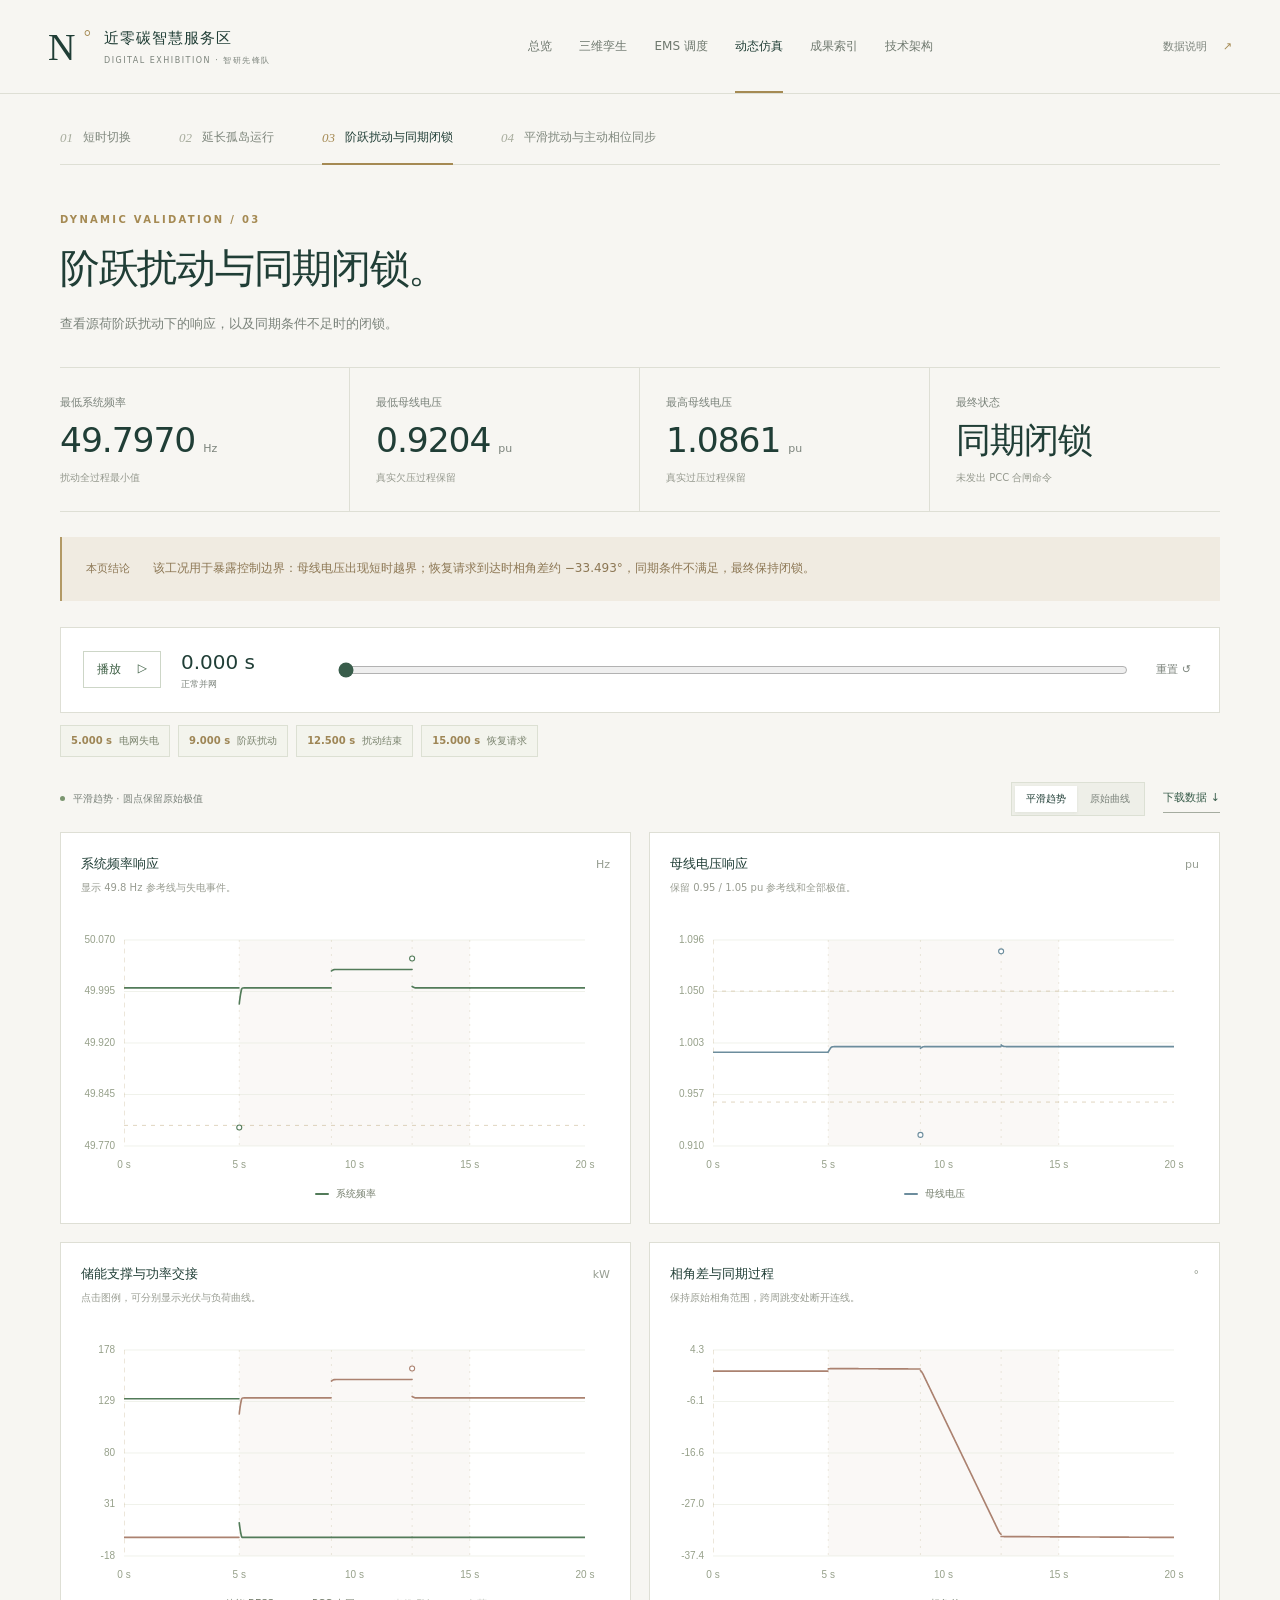
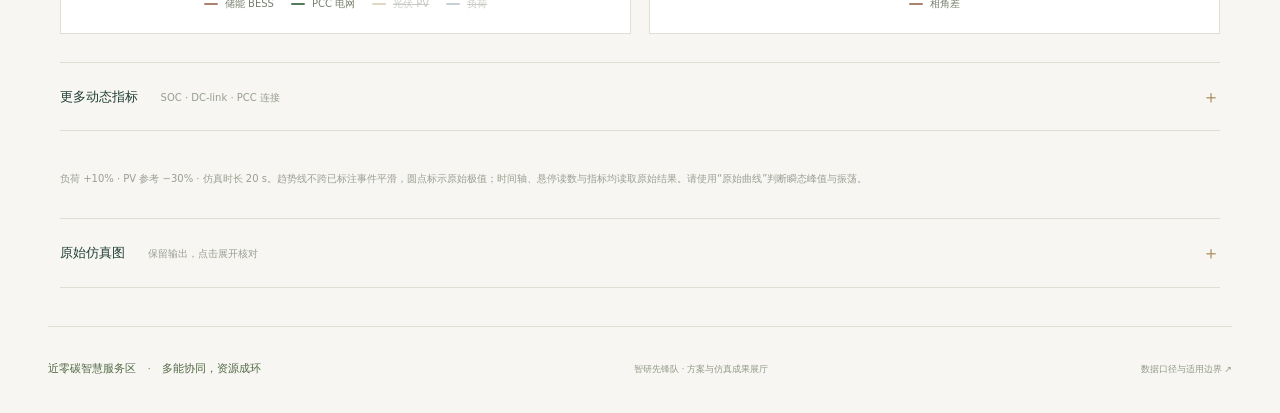
<file: sim-step.html>
<!doctype html><html lang="zh-CN"><head><meta charset="utf-8"><meta name="viewport" content="width=device-width,initial-scale=1"><meta name="color-scheme" content="light"><meta name="description" content="近零碳服务区多能协同方案，三维数字孪生与分类仿真成果。"><title>阶跃扰动与同期闭锁｜近零碳智慧服务区数字展厅</title><link rel="stylesheet" href="assets/style.css?v=scene2"></head><body data-kind="dynamic" data-key="step"><a class="skip-link" href="#main">跳转到正文</a><header class="site-header"><a class="brand" href="index.html"><span class="brand-emblem" aria-hidden="true">N<span>°</span></span><span><strong>近零碳智慧服务区</strong><small>DIGITAL EXHIBITION · 智研先锋队</small></span></a><nav aria-label="主导航"><a href="index.html">总览</a><a href="twin.html">三维孪生</a><a href="ems-typical.html">EMS 调度</a><a href="sim-switch.html" class="active" aria-current="page">动态仿真</a><a href="results.html">成果索引</a><a href="architecture.html">技术架构</a></nav><button class="scope-button" data-scope>数据说明 <span>↗</span></button></header><main id="main"><div class="container"><nav class="result-subnav" aria-label="动态仿真分类"><a href="sim-switch.html"><span>01</span>短时切换</a><a href="sim-island.html"><span>02</span>延长孤岛运行</a><a href="sim-step.html" class="active" aria-current="page"><span>03</span>阶跃扰动与同期闭锁</a><a href="sim-sync.html"><span>04</span>平滑扰动与主动相位同步</a></nav><div class="page-intro"><p class="eyebrow">DYNAMIC VALIDATION / 03</p><h1>阶跃扰动与同期闭锁。</h1><p class="intro-copy">查看源荷阶跃扰动下的响应，以及同期条件不足时的闭锁。</p></div><div class="metrics"><div><span>最低系统频率</span><strong>49.7970<small>Hz</small></strong><p>扰动全过程最小值</p></div><div><span>最低母线电压</span><strong>0.9204<small>pu</small></strong><p>真实欠压过程保留</p></div><div><span>最高母线电压</span><strong>1.0861<small>pu</small></strong><p>真实过压过程保留</p></div><div><span>最终状态</span><strong>同期闭锁<small></small></strong><p>未发出 PCC 合闸命令</p></div></div><div class="insight caution"><span class="insight-tag">本页结论</span><p>该工况用于暴露控制边界：母线电压出现短时越界；恢复请求到达时相角差约 −33.493°，同期条件不满足，最终保持闭锁。</p></div><div class="replay"><button class="play-toggle" id="play-toggle" aria-label="播放仿真时间轴">播放 <span>▷</span></button><div class="replay-position"><strong id="replay-time">00:00</strong><span id="replay-state">已完成仿真回放</span></div><input type="range" id="replay-range" min="0" max="96" value="0" aria-label="仿真回放时刻"><button class="text-button" id="replay-reset" aria-label="回到起点">重置 ↺</button></div><div class="event-chips" id="event-chips" aria-label="关键事件"></div><div class="display-tools"><p><span class="status-dot"></span>平滑趋势 · 圆点保留原始极值</p><div class="segmented" role="group" aria-label="曲线显示方式"><button class="active" data-curve="smooth" aria-pressed="true">平滑趋势</button><button data-curve="raw" aria-pressed="false">原始曲线</button></div><a class="text-link small" href="assets/source-data.json" download>下载数据 ↓</a></div><div class="chart-grid"><article class="chart-card"><div class="chart-heading"><div><h3>系统频率响应</h3><p>显示 49.8 Hz 参考线与失电事件。</p></div><span>Hz</span></div><div class="chart-box"><canvas id="dynamic-frequency" role="img" aria-label="系统频率响应曲线"></canvas><output class="chart-tooltip" hidden></output></div><div class="chart-legend" data-legend="dynamic-frequency"></div></article><article class="chart-card"><div class="chart-heading"><div><h3>母线电压响应</h3><p>保留 0.95 / 1.05 pu 参考线和全部极值。</p></div><span>pu</span></div><div class="chart-box"><canvas id="dynamic-voltage" role="img" aria-label="母线电压响应曲线"></canvas><output class="chart-tooltip" hidden></output></div><div class="chart-legend" data-legend="dynamic-voltage"></div></article><article class="chart-card"><div class="chart-heading"><div><h3>储能支撑与功率交接</h3><p>点击图例，可分别显示光伏与负荷曲线。</p></div><span>kW</span></div><div class="chart-box"><canvas id="dynamic-power" role="img" aria-label="储能支撑与功率交接曲线"></canvas><output class="chart-tooltip" hidden></output></div><div class="chart-legend" data-legend="dynamic-power"></div></article><article class="chart-card"><div class="chart-heading"><div><h3>相角差与同期过程</h3><p>保持原始相角范围，跨周跳变处断开连线。</p></div><span>°</span></div><div class="chart-box"><canvas id="dynamic-phase" role="img" aria-label="相角差与同期过程曲线"></canvas><output class="chart-tooltip" hidden></output></div><div class="chart-legend" data-legend="dynamic-phase"></div></article></div><details class="detail-plots"><summary>更多动态指标 <span>SOC · DC-link · PCC 连接</span></summary><div class="chart-grid three"><article class="chart-card"><div class="chart-heading"><div><h3>储能 SOC</h3><p></p></div><span>%</span></div><div class="chart-box"><canvas id="dynamic-soc" role="img" aria-label="储能 SOC曲线"></canvas><output class="chart-tooltip" hidden></output></div><div class="chart-legend" data-legend="dynamic-soc"></div></article><article class="chart-card"><div class="chart-heading"><div><h3>DC-link 电压</h3><p></p></div><span>V</span></div><div class="chart-box"><canvas id="dynamic-vdc" role="img" aria-label="DC-link 电压曲线"></canvas><output class="chart-tooltip" hidden></output></div><div class="chart-legend" data-legend="dynamic-vdc"></div></article><article class="chart-card"><div class="chart-heading"><div><h3>PCC 等值连接系数</h3><p>状态量保持分段变化。</p></div><span>0—1</span></div><div class="chart-box"><canvas id="dynamic-pcc" role="img" aria-label="PCC 等值连接系数曲线"></canvas><output class="chart-tooltip" hidden></output></div><div class="chart-legend" data-legend="dynamic-pcc"></div></article></div></details><p class="data-footnote">负荷 +10% · PV 参考 −30% · 仿真时长 20 s。趋势线不跨已标注事件平滑，圆点标示原始极值；时间轴、悬停读数与指标均读取原始结果。请使用“原始曲线”判断瞬态峰值与振荡。</p><details class="archive"><summary>原始仿真图 <span>保留输出，点击展开核对</span></summary><div class="archive-grid"><button class="archive-card" data-image="assets/result-11.jpg" data-title="阶跃扰动对照"><img src="assets/result-11.jpg" alt="阶跃扰动对照原始输出" loading="lazy"><span><strong>阶跃扰动对照</strong><small>同步关闭时的扰动响应</small><i aria-hidden="true">↗</i></span></button><button class="archive-card" data-image="assets/result-12.jpg" data-title="阶跃扰动动态细节"><img src="assets/result-12.jpg" alt="阶跃扰动动态细节原始输出" loading="lazy"><span><strong>阶跃扰动动态细节</strong><small>源荷变化与电气量响应</small><i aria-hidden="true">↗</i></span></button><button class="archive-card" data-image="assets/result-13.jpg" data-title="同期闭锁结果"><img src="assets/result-13.jpg" alt="同期闭锁结果原始输出" loading="lazy"><span><strong>同期闭锁结果</strong><small>条件不满足时保持闭锁</small><i aria-hidden="true">↗</i></span></button></div></details></div></main><footer class="site-footer"><a class="footer-brand" href="index.html">近零碳智慧服务区 <span>·</span> 多能协同，资源成环</a><span>智研先锋队 · 方案与仿真成果展厅</span><button data-scope>数据口径与适用边界 ↗</button></footer>
<dialog id="scope-dialog" class="text-dialog"><div class="dialog-heading"><span class="eyebrow">DATA & MODEL BOUNDARIES</span><button data-close aria-label="关闭数据说明">×</button></div><h2>每一项成果，都有明确边界。</h2><p>EMS 与动态仿真曲线使用原展厅内嵌的已完成结果。三维场景用于呈现空间布局、设备关系与示意能流，未接入现场传感器。</p><dl><dt>规划与指标</dt><dd>设备容量与评价指标采用技术报告的冻结优化结果，属于规划级方案，不等同于现场实测或施工设计。</dd><dt>动态验证</dt><dd>三相平均值 dq 模型与 PCC 等值连接过程，不作为开关级 EMT 或真实断路器机械动作时间。</dd><dt>曲线呈现</dt><dd>默认平滑趋势采用按时间加权的局部平滑，仅用于展示整体趋势，不能替代原始仿真曲线。日内曲线使用 ±1.15 h 窗口，动态量使用 ±0.12 s 窗口，不跨已标注事件平滑。圆点保留原始极值；状态量保持阶梯变化。全部指标与悬停读数仍来自原始采样点，可切换原始曲线并下载数据。</dd><dt>对照范围</dt><dd>阶跃工况与主动同步工况的扰动包络不同，不能将差异全部归因于主动同步控制。</dd></dl><a class="text-link" href="assets/source-data.json" download>下载原始内嵌数据 JSON ↓</a></dialog>
<dialog id="image-dialog" class="image-dialog"><div class="dialog-heading"><h2 id="image-title">仿真原始输出</h2><button data-close aria-label="关闭图片">×</button></div><div class="image-toolbar"><button data-image-zoom="out" aria-label="缩小图像">缩小 −</button><output id="image-zoom-label" aria-live="polite">100%</output><button data-image-zoom="in" aria-label="放大图像">放大 +</button><button data-image-zoom="fit">适应宽度</button><span>放大后可滚动查看</span></div><div class="image-viewport" tabindex="0" aria-label="图像查看区"><img id="image-full" alt=""></div><a id="image-download" class="text-link" download>下载原始图 ↓</a></dialog>
<script src="assets/common.js?v=scene2"></script><script src="assets/data.js"></script><script src="assets/charts.js"></script><script src="assets/results.js"></script></body></html>
</file>
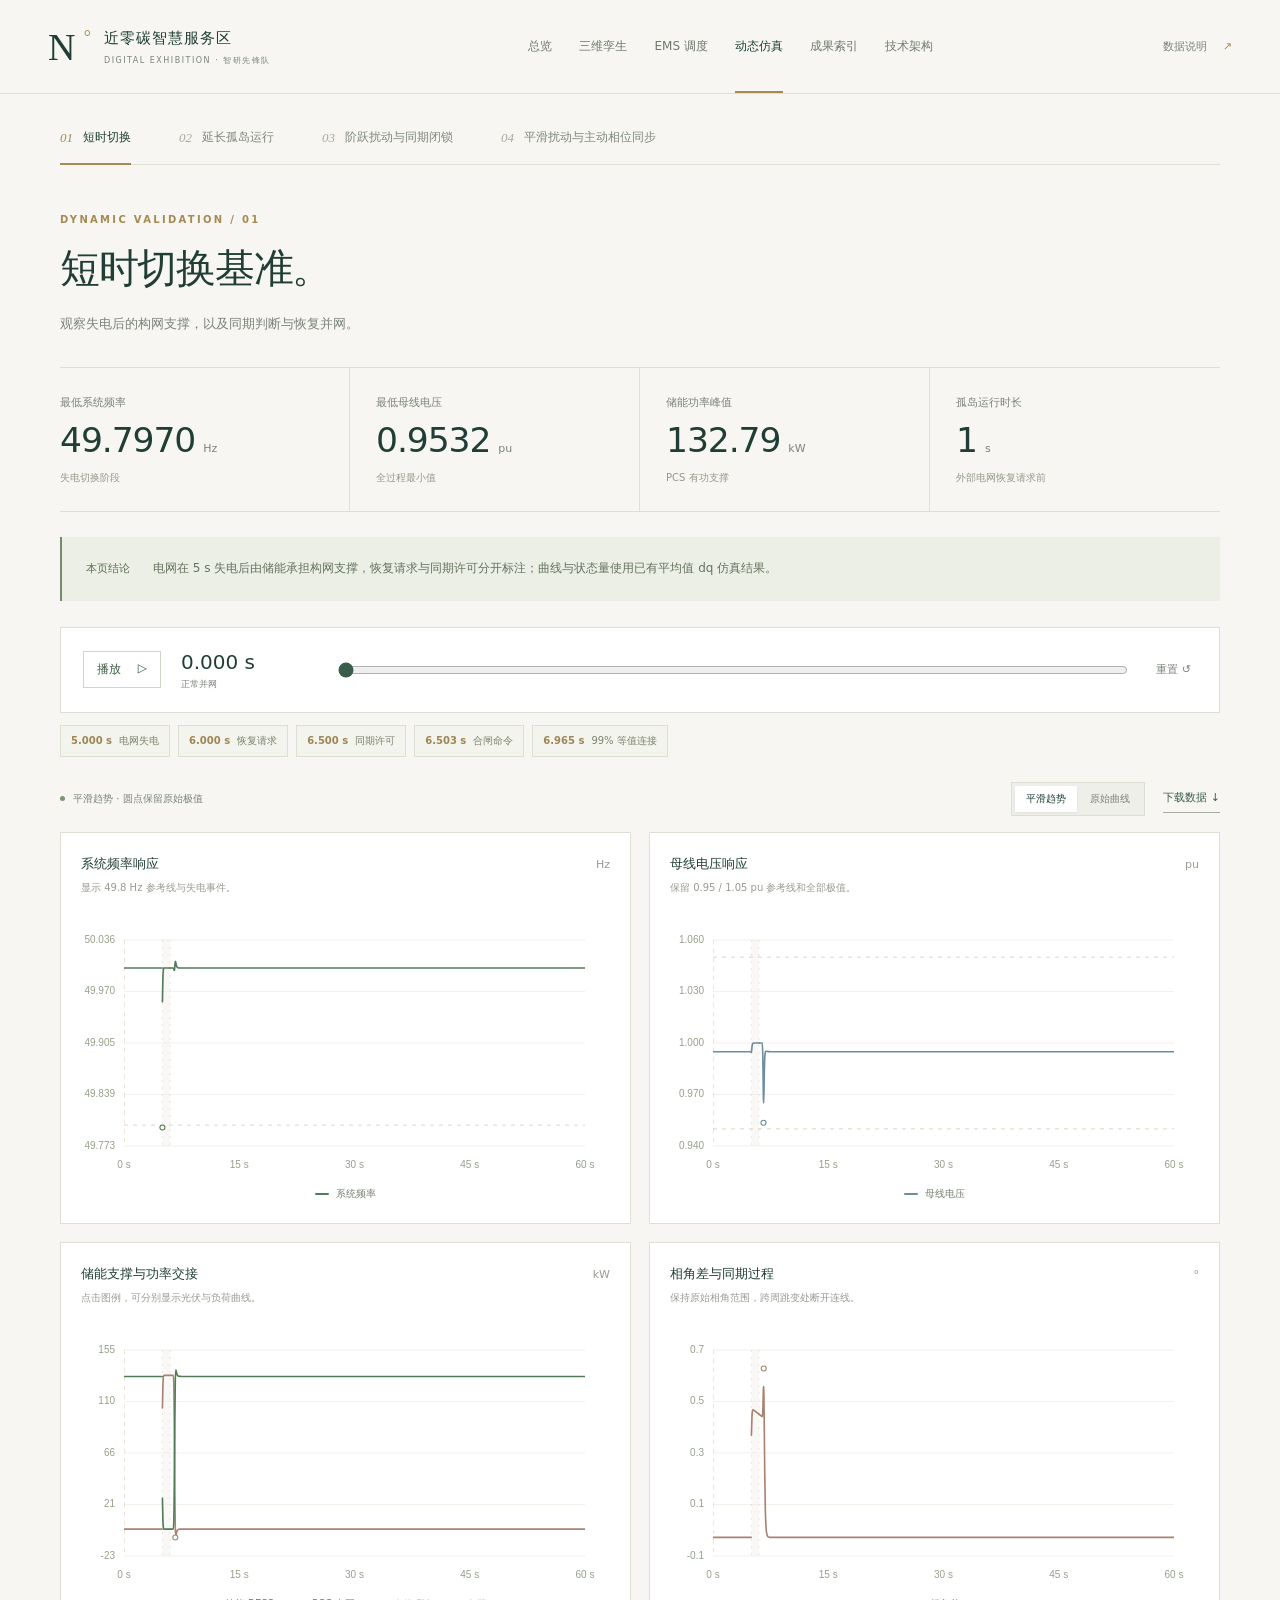
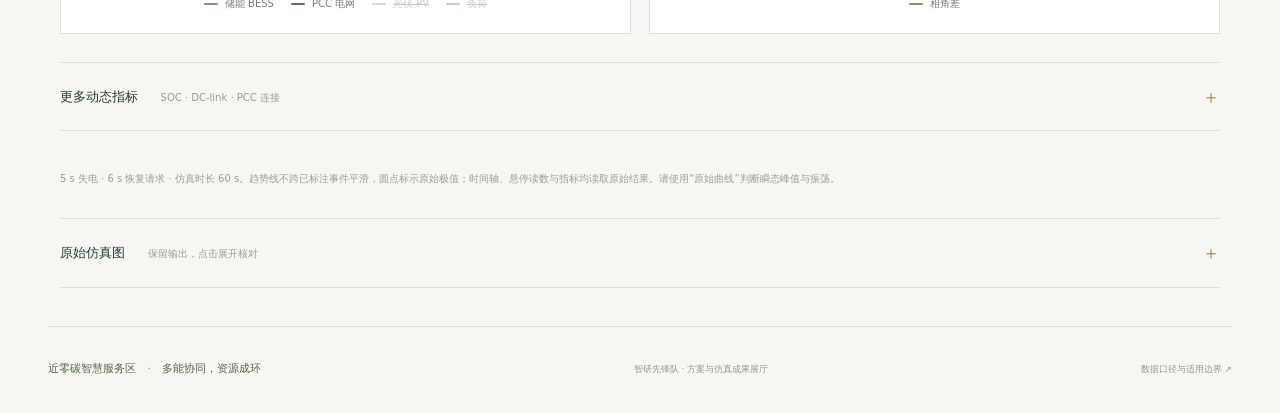
<file: sim-switch.html>
<!doctype html><html lang="zh-CN"><head><meta charset="utf-8"><meta name="viewport" content="width=device-width,initial-scale=1"><meta name="color-scheme" content="light"><meta name="description" content="近零碳服务区多能协同方案，三维数字孪生与分类仿真成果。"><title>短时切换基准｜近零碳智慧服务区数字展厅</title><link rel="stylesheet" href="assets/style.css?v=scene2"></head><body data-kind="dynamic" data-key="short"><a class="skip-link" href="#main">跳转到正文</a><header class="site-header"><a class="brand" href="index.html"><span class="brand-emblem" aria-hidden="true">N<span>°</span></span><span><strong>近零碳智慧服务区</strong><small>DIGITAL EXHIBITION · 智研先锋队</small></span></a><nav aria-label="主导航"><a href="index.html">总览</a><a href="twin.html">三维孪生</a><a href="ems-typical.html">EMS 调度</a><a href="sim-switch.html" class="active" aria-current="page">动态仿真</a><a href="results.html">成果索引</a><a href="architecture.html">技术架构</a></nav><button class="scope-button" data-scope>数据说明 <span>↗</span></button></header><main id="main"><div class="container"><nav class="result-subnav" aria-label="动态仿真分类"><a href="sim-switch.html" class="active" aria-current="page"><span>01</span>短时切换</a><a href="sim-island.html"><span>02</span>延长孤岛运行</a><a href="sim-step.html"><span>03</span>阶跃扰动与同期闭锁</a><a href="sim-sync.html"><span>04</span>平滑扰动与主动相位同步</a></nav><div class="page-intro"><p class="eyebrow">DYNAMIC VALIDATION / 01</p><h1>短时切换基准。</h1><p class="intro-copy">观察失电后的构网支撑，以及同期判断与恢复并网。</p></div><div class="metrics"><div><span>最低系统频率</span><strong>49.7970<small>Hz</small></strong><p>失电切换阶段</p></div><div><span>最低母线电压</span><strong>0.9532<small>pu</small></strong><p>全过程最小值</p></div><div><span>储能功率峰值</span><strong>132.79<small>kW</small></strong><p>PCS 有功支撑</p></div><div><span>孤岛运行时长</span><strong>1<small>s</small></strong><p>外部电网恢复请求前</p></div></div><div class="insight"><span class="insight-tag">本页结论</span><p>电网在 5 s 失电后由储能承担构网支撑，恢复请求与同期许可分开标注；曲线与状态量使用已有平均值 dq 仿真结果。</p></div><div class="replay"><button class="play-toggle" id="play-toggle" aria-label="播放仿真时间轴">播放 <span>▷</span></button><div class="replay-position"><strong id="replay-time">00:00</strong><span id="replay-state">已完成仿真回放</span></div><input type="range" id="replay-range" min="0" max="96" value="0" aria-label="仿真回放时刻"><button class="text-button" id="replay-reset" aria-label="回到起点">重置 ↺</button></div><div class="event-chips" id="event-chips" aria-label="关键事件"></div><div class="display-tools"><p><span class="status-dot"></span>平滑趋势 · 圆点保留原始极值</p><div class="segmented" role="group" aria-label="曲线显示方式"><button class="active" data-curve="smooth" aria-pressed="true">平滑趋势</button><button data-curve="raw" aria-pressed="false">原始曲线</button></div><a class="text-link small" href="assets/source-data.json" download>下载数据 ↓</a></div><div class="chart-grid"><article class="chart-card"><div class="chart-heading"><div><h3>系统频率响应</h3><p>显示 49.8 Hz 参考线与失电事件。</p></div><span>Hz</span></div><div class="chart-box"><canvas id="dynamic-frequency" role="img" aria-label="系统频率响应曲线"></canvas><output class="chart-tooltip" hidden></output></div><div class="chart-legend" data-legend="dynamic-frequency"></div></article><article class="chart-card"><div class="chart-heading"><div><h3>母线电压响应</h3><p>保留 0.95 / 1.05 pu 参考线和全部极值。</p></div><span>pu</span></div><div class="chart-box"><canvas id="dynamic-voltage" role="img" aria-label="母线电压响应曲线"></canvas><output class="chart-tooltip" hidden></output></div><div class="chart-legend" data-legend="dynamic-voltage"></div></article><article class="chart-card"><div class="chart-heading"><div><h3>储能支撑与功率交接</h3><p>点击图例，可分别显示光伏与负荷曲线。</p></div><span>kW</span></div><div class="chart-box"><canvas id="dynamic-power" role="img" aria-label="储能支撑与功率交接曲线"></canvas><output class="chart-tooltip" hidden></output></div><div class="chart-legend" data-legend="dynamic-power"></div></article><article class="chart-card"><div class="chart-heading"><div><h3>相角差与同期过程</h3><p>保持原始相角范围，跨周跳变处断开连线。</p></div><span>°</span></div><div class="chart-box"><canvas id="dynamic-phase" role="img" aria-label="相角差与同期过程曲线"></canvas><output class="chart-tooltip" hidden></output></div><div class="chart-legend" data-legend="dynamic-phase"></div></article></div><details class="detail-plots"><summary>更多动态指标 <span>SOC · DC-link · PCC 连接</span></summary><div class="chart-grid three"><article class="chart-card"><div class="chart-heading"><div><h3>储能 SOC</h3><p></p></div><span>%</span></div><div class="chart-box"><canvas id="dynamic-soc" role="img" aria-label="储能 SOC曲线"></canvas><output class="chart-tooltip" hidden></output></div><div class="chart-legend" data-legend="dynamic-soc"></div></article><article class="chart-card"><div class="chart-heading"><div><h3>DC-link 电压</h3><p></p></div><span>V</span></div><div class="chart-box"><canvas id="dynamic-vdc" role="img" aria-label="DC-link 电压曲线"></canvas><output class="chart-tooltip" hidden></output></div><div class="chart-legend" data-legend="dynamic-vdc"></div></article><article class="chart-card"><div class="chart-heading"><div><h3>PCC 等值连接系数</h3><p>状态量保持分段变化。</p></div><span>0—1</span></div><div class="chart-box"><canvas id="dynamic-pcc" role="img" aria-label="PCC 等值连接系数曲线"></canvas><output class="chart-tooltip" hidden></output></div><div class="chart-legend" data-legend="dynamic-pcc"></div></article></div></details><p class="data-footnote">5 s 失电 · 6 s 恢复请求 · 仿真时长 60 s。趋势线不跨已标注事件平滑，圆点标示原始极值；时间轴、悬停读数与指标均读取原始结果。请使用“原始曲线”判断瞬态峰值与振荡。</p><details class="archive"><summary>原始仿真图 <span>保留输出，点击展开核对</span></summary><div class="archive-grid"><button class="archive-card" data-image="assets/result-03.jpg" data-title="PCS dq 动态响应"><img src="assets/result-03.jpg" alt="PCS dq 动态响应原始输出" loading="lazy"><span><strong>PCS dq 动态响应</strong><small>短时切换下的电气动态量</small><i aria-hidden="true">↗</i></span></button><button class="archive-card" data-image="assets/result-04.jpg" data-title="三相电压基波重构"><img src="assets/result-04.jpg" alt="三相电压基波重构原始输出" loading="lazy"><span><strong>三相电压基波重构</strong><small>三相电压变化细节</small><i aria-hidden="true">↗</i></span></button><button class="archive-card" data-image="assets/result-05.jpg" data-title="三相电流基波重构"><img src="assets/result-05.jpg" alt="三相电流基波重构原始输出" loading="lazy"><span><strong>三相电流基波重构</strong><small>三相电流变化细节</small><i aria-hidden="true">↗</i></span></button><button class="archive-card" data-image="assets/result-06.jpg" data-title="PCC 恢复并网交接"><img src="assets/result-06.jpg" alt="PCC 恢复并网交接原始输出" loading="lazy"><span><strong>PCC 恢复并网交接</strong><small>等值连接与功率交接过程</small><i aria-hidden="true">↗</i></span></button><button class="archive-card" data-image="assets/result-07.jpg" data-title="dq 电流与电压指令"><img src="assets/result-07.jpg" alt="dq 电流与电压指令原始输出" loading="lazy"><span><strong>dq 电流与电压指令</strong><small>变流器控制量变化</small><i aria-hidden="true">↗</i></span></button></div></details></div></main><footer class="site-footer"><a class="footer-brand" href="index.html">近零碳智慧服务区 <span>·</span> 多能协同，资源成环</a><span>智研先锋队 · 方案与仿真成果展厅</span><button data-scope>数据口径与适用边界 ↗</button></footer>
<dialog id="scope-dialog" class="text-dialog"><div class="dialog-heading"><span class="eyebrow">DATA & MODEL BOUNDARIES</span><button data-close aria-label="关闭数据说明">×</button></div><h2>每一项成果，都有明确边界。</h2><p>EMS 与动态仿真曲线使用原展厅内嵌的已完成结果。三维场景用于呈现空间布局、设备关系与示意能流，未接入现场传感器。</p><dl><dt>规划与指标</dt><dd>设备容量与评价指标采用技术报告的冻结优化结果，属于规划级方案，不等同于现场实测或施工设计。</dd><dt>动态验证</dt><dd>三相平均值 dq 模型与 PCC 等值连接过程，不作为开关级 EMT 或真实断路器机械动作时间。</dd><dt>曲线呈现</dt><dd>默认平滑趋势采用按时间加权的局部平滑，仅用于展示整体趋势，不能替代原始仿真曲线。日内曲线使用 ±1.15 h 窗口，动态量使用 ±0.12 s 窗口，不跨已标注事件平滑。圆点保留原始极值；状态量保持阶梯变化。全部指标与悬停读数仍来自原始采样点，可切换原始曲线并下载数据。</dd><dt>对照范围</dt><dd>阶跃工况与主动同步工况的扰动包络不同，不能将差异全部归因于主动同步控制。</dd></dl><a class="text-link" href="assets/source-data.json" download>下载原始内嵌数据 JSON ↓</a></dialog>
<dialog id="image-dialog" class="image-dialog"><div class="dialog-heading"><h2 id="image-title">仿真原始输出</h2><button data-close aria-label="关闭图片">×</button></div><div class="image-toolbar"><button data-image-zoom="out" aria-label="缩小图像">缩小 −</button><output id="image-zoom-label" aria-live="polite">100%</output><button data-image-zoom="in" aria-label="放大图像">放大 +</button><button data-image-zoom="fit">适应宽度</button><span>放大后可滚动查看</span></div><div class="image-viewport" tabindex="0" aria-label="图像查看区"><img id="image-full" alt=""></div><a id="image-download" class="text-link" download>下载原始图 ↓</a></dialog>
<script src="assets/common.js?v=scene2"></script><script src="assets/data.js"></script><script src="assets/charts.js"></script><script src="assets/results.js"></script></body></html>
</file>
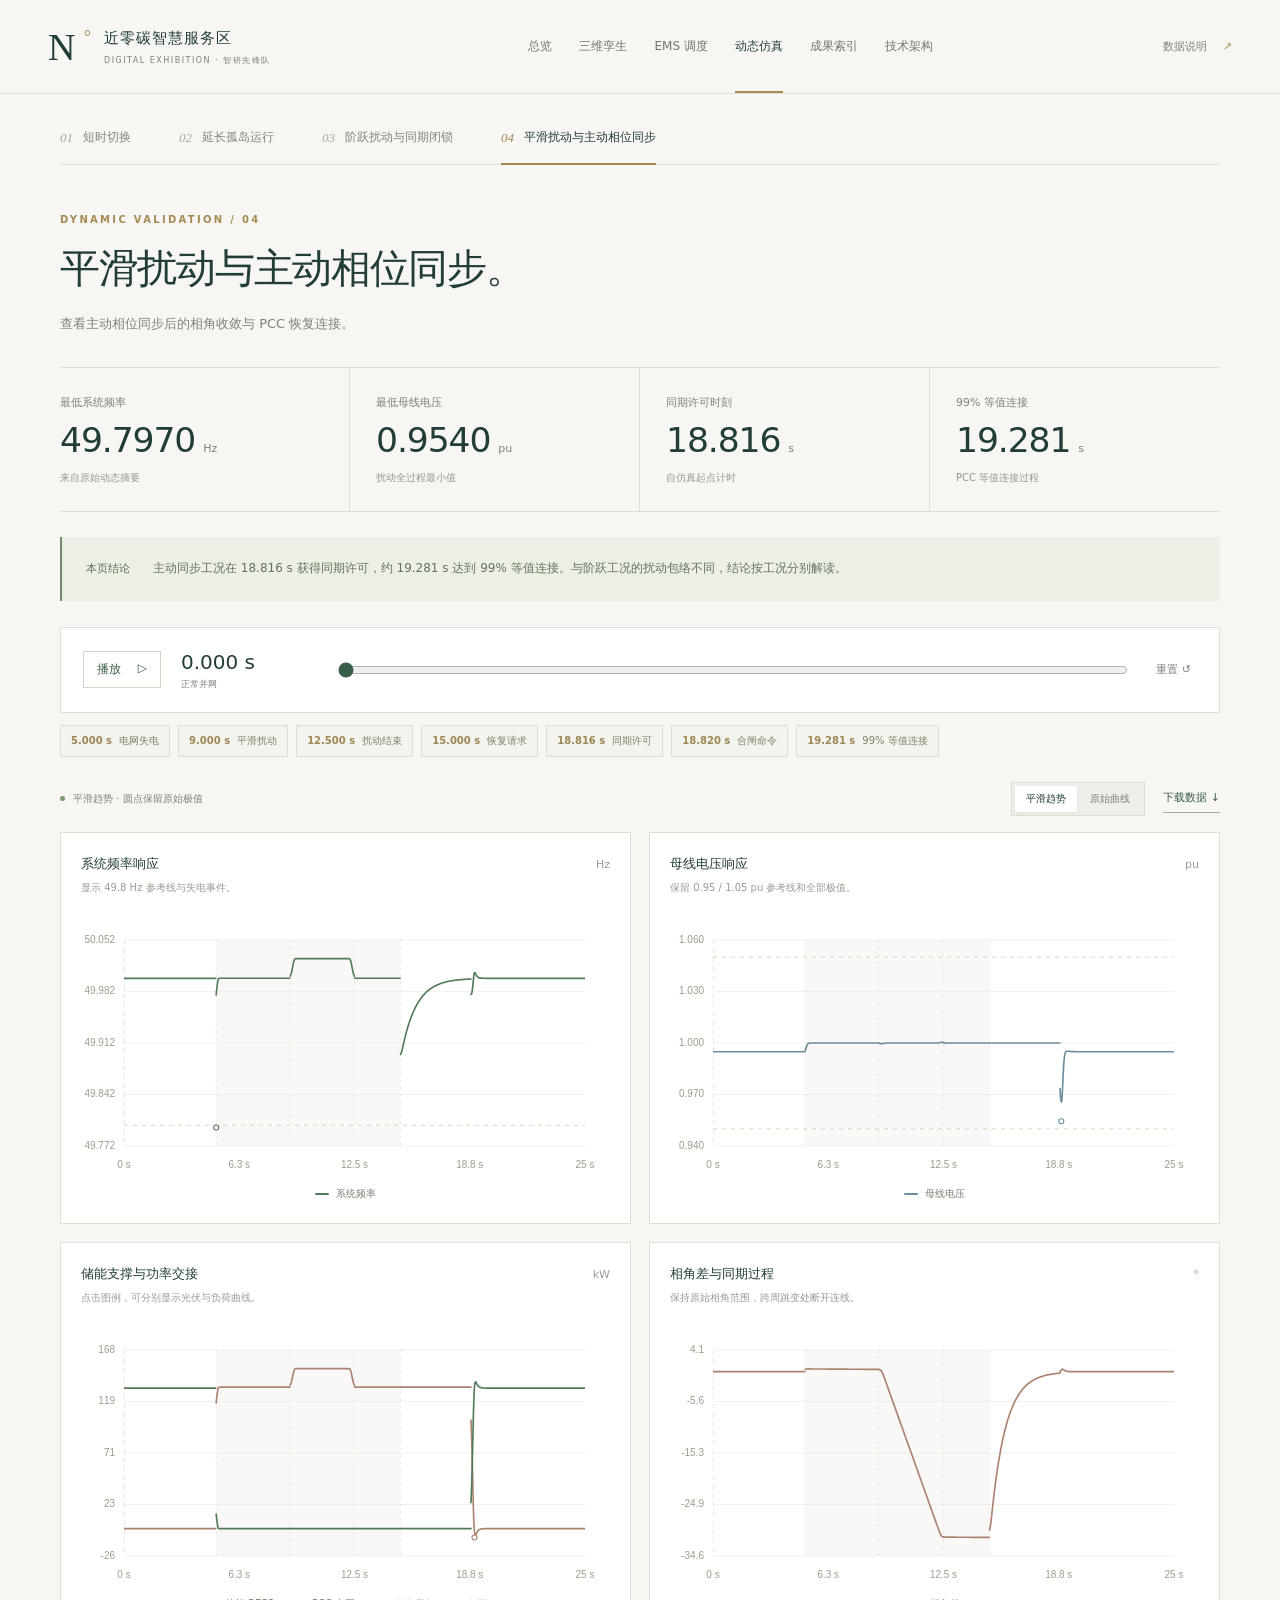
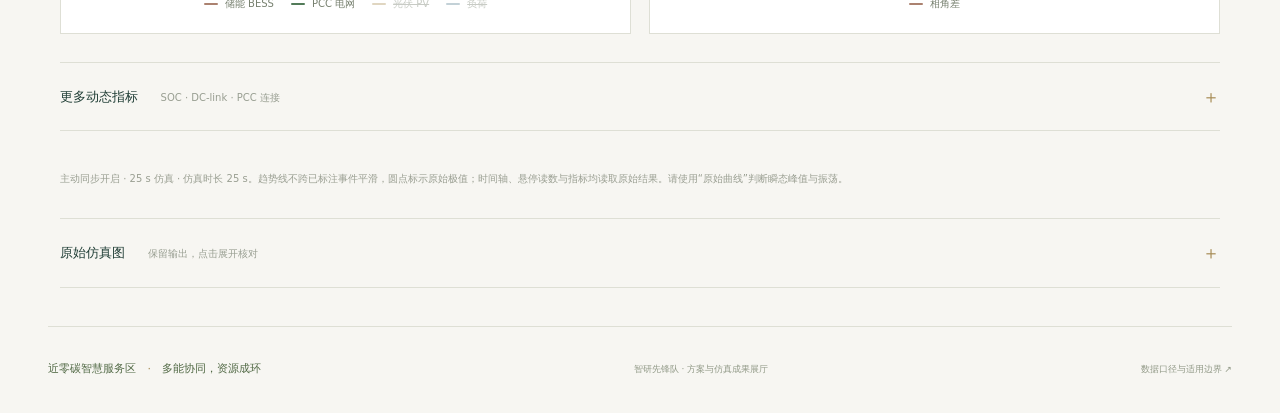
<file: sim-sync.html>
<!doctype html><html lang="zh-CN"><head><meta charset="utf-8"><meta name="viewport" content="width=device-width,initial-scale=1"><meta name="color-scheme" content="light"><meta name="description" content="近零碳服务区多能协同方案，三维数字孪生与分类仿真成果。"><title>平滑扰动与主动相位同步｜近零碳智慧服务区数字展厅</title><link rel="stylesheet" href="assets/style.css?v=scene2"></head><body data-kind="dynamic" data-key="ramp"><a class="skip-link" href="#main">跳转到正文</a><header class="site-header"><a class="brand" href="index.html"><span class="brand-emblem" aria-hidden="true">N<span>°</span></span><span><strong>近零碳智慧服务区</strong><small>DIGITAL EXHIBITION · 智研先锋队</small></span></a><nav aria-label="主导航"><a href="index.html">总览</a><a href="twin.html">三维孪生</a><a href="ems-typical.html">EMS 调度</a><a href="sim-switch.html" class="active" aria-current="page">动态仿真</a><a href="results.html">成果索引</a><a href="architecture.html">技术架构</a></nav><button class="scope-button" data-scope>数据说明 <span>↗</span></button></header><main id="main"><div class="container"><nav class="result-subnav" aria-label="动态仿真分类"><a href="sim-switch.html"><span>01</span>短时切换</a><a href="sim-island.html"><span>02</span>延长孤岛运行</a><a href="sim-step.html"><span>03</span>阶跃扰动与同期闭锁</a><a href="sim-sync.html" class="active" aria-current="page"><span>04</span>平滑扰动与主动相位同步</a></nav><div class="page-intro"><p class="eyebrow">DYNAMIC VALIDATION / 04</p><h1>平滑扰动与主动相位同步。</h1><p class="intro-copy">查看主动相位同步后的相角收敛与 PCC 恢复连接。</p></div><div class="metrics"><div><span>最低系统频率</span><strong>49.7970<small>Hz</small></strong><p>来自原始动态摘要</p></div><div><span>最低母线电压</span><strong>0.9540<small>pu</small></strong><p>扰动全过程最小值</p></div><div><span>同期许可时刻</span><strong>18.816<small>s</small></strong><p>自仿真起点计时</p></div><div><span>99% 等值连接</span><strong>19.281<small>s</small></strong><p>PCC 等值连接过程</p></div></div><div class="insight"><span class="insight-tag">本页结论</span><p>主动同步工况在 18.816 s 获得同期许可，约 19.281 s 达到 99% 等值连接。与阶跃工况的扰动包络不同，结论按工况分别解读。</p></div><div class="replay"><button class="play-toggle" id="play-toggle" aria-label="播放仿真时间轴">播放 <span>▷</span></button><div class="replay-position"><strong id="replay-time">00:00</strong><span id="replay-state">已完成仿真回放</span></div><input type="range" id="replay-range" min="0" max="96" value="0" aria-label="仿真回放时刻"><button class="text-button" id="replay-reset" aria-label="回到起点">重置 ↺</button></div><div class="event-chips" id="event-chips" aria-label="关键事件"></div><div class="display-tools"><p><span class="status-dot"></span>平滑趋势 · 圆点保留原始极值</p><div class="segmented" role="group" aria-label="曲线显示方式"><button class="active" data-curve="smooth" aria-pressed="true">平滑趋势</button><button data-curve="raw" aria-pressed="false">原始曲线</button></div><a class="text-link small" href="assets/source-data.json" download>下载数据 ↓</a></div><div class="chart-grid"><article class="chart-card"><div class="chart-heading"><div><h3>系统频率响应</h3><p>显示 49.8 Hz 参考线与失电事件。</p></div><span>Hz</span></div><div class="chart-box"><canvas id="dynamic-frequency" role="img" aria-label="系统频率响应曲线"></canvas><output class="chart-tooltip" hidden></output></div><div class="chart-legend" data-legend="dynamic-frequency"></div></article><article class="chart-card"><div class="chart-heading"><div><h3>母线电压响应</h3><p>保留 0.95 / 1.05 pu 参考线和全部极值。</p></div><span>pu</span></div><div class="chart-box"><canvas id="dynamic-voltage" role="img" aria-label="母线电压响应曲线"></canvas><output class="chart-tooltip" hidden></output></div><div class="chart-legend" data-legend="dynamic-voltage"></div></article><article class="chart-card"><div class="chart-heading"><div><h3>储能支撑与功率交接</h3><p>点击图例，可分别显示光伏与负荷曲线。</p></div><span>kW</span></div><div class="chart-box"><canvas id="dynamic-power" role="img" aria-label="储能支撑与功率交接曲线"></canvas><output class="chart-tooltip" hidden></output></div><div class="chart-legend" data-legend="dynamic-power"></div></article><article class="chart-card"><div class="chart-heading"><div><h3>相角差与同期过程</h3><p>保持原始相角范围，跨周跳变处断开连线。</p></div><span>°</span></div><div class="chart-box"><canvas id="dynamic-phase" role="img" aria-label="相角差与同期过程曲线"></canvas><output class="chart-tooltip" hidden></output></div><div class="chart-legend" data-legend="dynamic-phase"></div></article></div><details class="detail-plots"><summary>更多动态指标 <span>SOC · DC-link · PCC 连接</span></summary><div class="chart-grid three"><article class="chart-card"><div class="chart-heading"><div><h3>储能 SOC</h3><p></p></div><span>%</span></div><div class="chart-box"><canvas id="dynamic-soc" role="img" aria-label="储能 SOC曲线"></canvas><output class="chart-tooltip" hidden></output></div><div class="chart-legend" data-legend="dynamic-soc"></div></article><article class="chart-card"><div class="chart-heading"><div><h3>DC-link 电压</h3><p></p></div><span>V</span></div><div class="chart-box"><canvas id="dynamic-vdc" role="img" aria-label="DC-link 电压曲线"></canvas><output class="chart-tooltip" hidden></output></div><div class="chart-legend" data-legend="dynamic-vdc"></div></article><article class="chart-card"><div class="chart-heading"><div><h3>PCC 等值连接系数</h3><p>状态量保持分段变化。</p></div><span>0—1</span></div><div class="chart-box"><canvas id="dynamic-pcc" role="img" aria-label="PCC 等值连接系数曲线"></canvas><output class="chart-tooltip" hidden></output></div><div class="chart-legend" data-legend="dynamic-pcc"></div></article></div></details><p class="data-footnote">主动同步开启 · 25 s 仿真 · 仿真时长 25 s。趋势线不跨已标注事件平滑，圆点标示原始极值；时间轴、悬停读数与指标均读取原始结果。请使用“原始曲线”判断瞬态峰值与振荡。</p><details class="archive"><summary>原始仿真图 <span>保留输出，点击展开核对</span></summary><div class="archive-grid"><button class="archive-card" data-image="assets/result-14.jpg" data-title="平滑扰动与主动同步"><img src="assets/result-14.jpg" alt="平滑扰动与主动同步原始输出" loading="lazy"><span><strong>平滑扰动与主动同步</strong><small>主动同步工况总览</small><i aria-hidden="true">↗</i></span></button><button class="archive-card" data-image="assets/result-15.jpg" data-title="平滑扰动响应细节"><img src="assets/result-15.jpg" alt="平滑扰动响应细节原始输出" loading="lazy"><span><strong>平滑扰动响应细节</strong><small>平滑源荷变化下的动态量</small><i aria-hidden="true">↗</i></span></button><button class="archive-card" data-image="assets/result-16.jpg" data-title="主动相位同步过程"><img src="assets/result-16.jpg" alt="主动相位同步过程原始输出" loading="lazy"><span><strong>主动相位同步过程</strong><small>相角收敛与同步控制</small><i aria-hidden="true">↗</i></span></button><button class="archive-card" data-image="assets/result-17.jpg" data-title="主动同步后的并网恢复"><img src="assets/result-17.jpg" alt="主动同步后的并网恢复原始输出" loading="lazy"><span><strong>主动同步后的并网恢复</strong><small>PCC 恢复连接与功率交接</small><i aria-hidden="true">↗</i></span></button></div></details></div></main><footer class="site-footer"><a class="footer-brand" href="index.html">近零碳智慧服务区 <span>·</span> 多能协同，资源成环</a><span>智研先锋队 · 方案与仿真成果展厅</span><button data-scope>数据口径与适用边界 ↗</button></footer>
<dialog id="scope-dialog" class="text-dialog"><div class="dialog-heading"><span class="eyebrow">DATA & MODEL BOUNDARIES</span><button data-close aria-label="关闭数据说明">×</button></div><h2>每一项成果，都有明确边界。</h2><p>EMS 与动态仿真曲线使用原展厅内嵌的已完成结果。三维场景用于呈现空间布局、设备关系与示意能流，未接入现场传感器。</p><dl><dt>规划与指标</dt><dd>设备容量与评价指标采用技术报告的冻结优化结果，属于规划级方案，不等同于现场实测或施工设计。</dd><dt>动态验证</dt><dd>三相平均值 dq 模型与 PCC 等值连接过程，不作为开关级 EMT 或真实断路器机械动作时间。</dd><dt>曲线呈现</dt><dd>默认平滑趋势采用按时间加权的局部平滑，仅用于展示整体趋势，不能替代原始仿真曲线。日内曲线使用 ±1.15 h 窗口，动态量使用 ±0.12 s 窗口，不跨已标注事件平滑。圆点保留原始极值；状态量保持阶梯变化。全部指标与悬停读数仍来自原始采样点，可切换原始曲线并下载数据。</dd><dt>对照范围</dt><dd>阶跃工况与主动同步工况的扰动包络不同，不能将差异全部归因于主动同步控制。</dd></dl><a class="text-link" href="assets/source-data.json" download>下载原始内嵌数据 JSON ↓</a></dialog>
<dialog id="image-dialog" class="image-dialog"><div class="dialog-heading"><h2 id="image-title">仿真原始输出</h2><button data-close aria-label="关闭图片">×</button></div><div class="image-toolbar"><button data-image-zoom="out" aria-label="缩小图像">缩小 −</button><output id="image-zoom-label" aria-live="polite">100%</output><button data-image-zoom="in" aria-label="放大图像">放大 +</button><button data-image-zoom="fit">适应宽度</button><span>放大后可滚动查看</span></div><div class="image-viewport" tabindex="0" aria-label="图像查看区"><img id="image-full" alt=""></div><a id="image-download" class="text-link" download>下载原始图 ↓</a></dialog>
<script src="assets/common.js?v=scene2"></script><script src="assets/data.js"></script><script src="assets/charts.js"></script><script src="assets/results.js"></script></body></html>
</file>
<file: assets/style.css>
/* The exhibition uses a single type system and a deliberately restrained palette. */
:root{color-scheme:light;--paper:#f7f6f2;--white:#fff;--ink:#203e36;--body:#4f5e56;--muted:#7b837b;--line:#dedfd5;--gold:#a58a53;--soft:#eeeee5;--green:#395d4b;--blue:#6d8998;--rose:#a97965;--font:"Microsoft YaHei","PingFang SC","Noto Sans CJK SC",system-ui,-apple-system,sans-serif}
*{box-sizing:border-box}html{scroll-behavior:smooth;scroll-padding-top:100px}body{margin:0;background:var(--paper);color:var(--ink);font-family:var(--font);font-synthesis:none;-webkit-font-smoothing:antialiased}a{color:inherit;text-decoration:none}button,input,select{font:inherit}button{cursor:pointer}button,a,input,select{touch-action:manipulation}button{color:inherit}button:focus-visible,a:focus-visible,input:focus-visible,summary:focus-visible{outline:2px solid var(--gold);outline-offset:5px}img,video{max-width:100%}h1,h2,h3,p{margin:0}button{background:none;border:0}h1,h2,h3{overflow-wrap:anywhere}h1{font-size:clamp(30px,3.3vw,52px);line-height:1.4;letter-spacing:-1.5px;font-weight:550}h2{font-size:clamp(23px,2.1vw,32px);line-height:1.5;letter-spacing:-.8px;font-weight:550}h3{font-size:18px;line-height:1.6;font-weight:550}p{line-height:1.9}small{font-size:12px}.muted{color:var(--muted)}.eyebrow{font:600 10px/1.8 var(--font);letter-spacing:2.3px;color:var(--gold);margin-bottom:16px}.container{max-width:1440px;padding:0 60px;margin:0 auto}.section-space{padding-top:80px;padding-bottom:80px}.text-link{display:inline-flex;align-items:center;gap:12px;font-size:13px;line-height:1.9;cursor:pointer;border-bottom:1px solid #a5aca0;padding:3px 0;color:var(--green)}.text-link:hover{color:var(--gold);border-color:var(--gold)}.text-link.small{font-size:11px}.button{display:inline-flex;align-items:center;justify-content:center;gap:25px;border:1px solid #b7bcad;min-height:46px;padding:11px 22px;font-size:13px;line-height:1.7;transition:background .2s}.button.primary{color:#fbfaf5;background:var(--ink);border-color:var(--ink)}.button:hover{background:#e8eadd}.button.primary:hover{background:#315849}.skip-link{position:fixed;top:-100px;left:20px;z-index:200;background:var(--white);padding:14px}.skip-link:focus{top:10px}
.site-header{height:94px;display:flex;align-items:center;justify-content:space-between;gap:28px;border-bottom:1px solid var(--line);padding:0 48px;background:rgba(247,246,242,.97);position:sticky;top:0;z-index:30;backdrop-filter:blur(12px)}.brand{display:flex;align-items:center;gap:13px;min-width:250px}.brand-emblem{font:400 38px/1 Georgia,serif;width:43px;position:relative;color:var(--ink)}.brand-emblem>span{font-size:18px;position:absolute;top:0;right:0;color:var(--gold)}.brand strong{display:block;font-size:15px;letter-spacing:1px;font-weight:550;line-height:1.7}.brand small{display:block;font-size:8px;letter-spacing:1.5px;color:var(--muted);margin-top:4px;line-height:1.5}.site-header nav{display:flex;align-items:center;gap:27px;height:100%}.site-header nav a{position:relative;font-size:12px;color:#6e786e;height:100%;display:flex;align-items:center;white-space:nowrap}.site-header nav a:after{content:"";position:absolute;bottom:0;left:0;right:0;height:2px;background:transparent}.site-header nav a.active{color:var(--ink)}.site-header nav a.active:after{background:var(--gold)}.site-header nav a:hover{color:var(--gold)}.scope-button{font-size:11px;white-space:nowrap;color:var(--muted);padding:10px 0}.scope-button span{margin-left:12px;color:var(--gold)}
.hero-section{max-width:1600px;margin:0 auto;display:grid;grid-template-columns:.8fr 1.2fr;min-height:565px;padding:45px 36px 32px 60px;gap:28px}.hero-copy{align-self:center;padding:25px 0 28px;position:relative;z-index:1}.hero-copy h1{font-size:clamp(36px,3.6vw,58px);line-height:1.45;letter-spacing:-2px;margin-bottom:25px;font-weight:550}.hero-copy h1>span{color:var(--gold)}.hero-copy>p:not(.eyebrow){font-size:13px;color:var(--muted);line-height:2.1}.hero-copy .eyebrow{font-size:9px;letter-spacing:1.8px}.hero-actions{display:flex;align-items:center;flex-wrap:wrap;gap:24px;margin-top:30px}.hero-caption{font-size:10px;letter-spacing:.8px;color:#8d9488;margin-top:42px;display:flex;align-items:center;gap:10px}.small-line{width:24px;height:1px;background:var(--gold);display:inline-block}.hero-scene{position:relative;min-width:0;background:#e7ebe2;overflow:hidden;border:1px solid #e1e3d7;align-self:stretch}.hero-scene iframe{width:100%;height:100%;min-height:490px;border:0;display:block}.scene-heading{position:absolute;z-index:2;left:23px;top:19px;right:23px;display:flex;justify-content:space-between;align-items:center;pointer-events:none;color:#5e7063;font-size:9px;letter-spacing:1.7px}.scene-badge{letter-spacing:.4px;font-size:10px;border:1px solid #aabda975;padding:5px 8px;background:#f5f7efc9}.scene-enter{position:absolute;right:22px;bottom:22px;z-index:2;background:#fffffff0;display:flex;align-items:center;gap:30px;padding:11px 15px;font-size:11px;border:1px solid #d4dbcc}.scene-enter span{color:var(--gold)}.headline-metrics{padding-top:15px;padding-bottom:25px}.metrics{display:grid;grid-template-columns:repeat(4,minmax(0,1fr));border-top:1px solid var(--line);border-bottom:1px solid var(--line)}.metrics>div{padding:25px 26px 24px;border-right:1px solid var(--line);min-width:0}.metrics>div:first-child{padding-left:0}.metrics>div:last-child{border-right:0}.metrics>div>span{font-size:11px;color:var(--muted);line-height:1.8;display:block}.metrics strong{display:block;font-family:var(--font);font-size:clamp(24px,2.7vw,38px);line-height:1.65;letter-spacing:-1.1px;font-weight:500;font-variant-numeric:tabular-nums;white-space:normal;overflow-wrap:normal}.metrics strong small{font-size:11px;letter-spacing:0;color:var(--muted);margin-left:8px;font-weight:400;white-space:nowrap}.metrics p{font-size:10px;color:#95998e;line-height:1.8}.section-heading{display:flex;justify-content:space-between;gap:24px;align-items:flex-end;margin-bottom:26px}.section-heading .eyebrow{margin-bottom:10px}.section-heading>p{font-size:12px;color:var(--muted)}.entry-grid{display:grid;grid-template-columns:1fr 1fr;gap:22px}.entry-feature{min-height:322px;background:#e9ece3;padding:35px 35px;position:relative;overflow:hidden;border:1px solid #dfe3d7}.entry-no{font-size:9px;letter-spacing:1.8px;color:#8f947f;display:block;margin-bottom:28px}.entry-feature h3{font-size:26px;position:relative;z-index:1}.entry-feature p{font-size:12px;color:#7d8779;max-width:290px;position:relative;z-index:1;margin-top:12px}.entry-feature .text-link{margin-top:30px;position:relative;z-index:1}.orbital-art{position:absolute;width:260px;height:260px;right:-40px;bottom:-50px;border:1px solid #c7d0bd;border-radius:50%;display:grid;place-items:center;transform:rotate(-25deg)}.orbital-art>span,.orbital-art>i{position:absolute;border:1px solid #c7d0bd;border-radius:50%;inset:30px}.orbital-art>i{inset:60px}.orbital-art>b{font:normal 70px Georgia,serif;color:#b9c6b1;transform:rotate(25deg)}.entry-stack{display:grid;gap:20px}.entry-stack>a{padding:24px 28px;background:#fafaf6;border:1px solid var(--line);transition:background .2s}.entry-stack>a:hover,.catalog-card:hover{background:#eeeee4}.entry-stack .entry-no{margin-bottom:10px}.entry-stack h3{font-size:20px}.entry-stack h3 i{float:right;color:var(--gold);font-style:normal;font-size:18px}.entry-stack p{font-size:12px;color:var(--muted);margin-top:8px}.story-band{background:#eceee6;border-top:1px solid #e0e3d7;border-bottom:1px solid #e0e3d7}.story-grid{display:grid;grid-template-columns:1fr 1.45fr;gap:80px;padding-top:60px;padding-bottom:60px}.story-grid h2{font-size:35px;line-height:1.55;margin-bottom:25px}.loop-list{margin:0;padding:0;list-style:none}.loop-list>li{display:flex;gap:24px;padding:19px 0;border-bottom:1px solid #d8ded0}.loop-list>li:first-child{padding-top:0}.loop-list>li:last-child{border-bottom:0;padding-bottom:0}.loop-list>li>span{font:italic 23px Georgia,serif;color:var(--gold)}.loop-list h3{font-size:16px}.loop-list p{font-size:12px;color:var(--muted);margin-top:7px}.film-section{display:grid;grid-template-columns:1fr 1.2fr;gap:60px;align-items:center}.film-section>div>p:last-child{font-size:12px;margin-top:16px}.film-section video{width:100%;aspect-ratio:16/9;display:block;border:1px solid var(--line);background:#13251f}
.page-intro{padding:46px 0 30px;max-width:1000px}.page-intro h1{font-size:clamp(30px,3.1vw,45px);letter-spacing:-1.3px}.intro-copy{font-size:13px;color:var(--muted);margin-top:14px;line-height:2;max-width:870px}.page-intro .eyebrow{margin-bottom:12px}.result-subnav{display:flex;gap:0;flex-wrap:wrap;border-bottom:1px solid var(--line);padding-top:18px;align-items:stretch}.result-subnav>a{display:flex;gap:10px;align-items:center;color:#7f877d;font-size:12px;line-height:1.8;padding:15px 23px 15px 0;margin-right:25px;position:relative;min-height:52px}.result-subnav>a>span{font:italic 13px Georgia,serif;color:#a7ac9d}.result-subnav>a.active{color:var(--ink)}.result-subnav>a.active:after{content:"";position:absolute;height:2px;background:var(--gold);bottom:-1px;left:0;right:23px}.result-subnav>a.active>span{color:var(--gold)}.insight{display:flex;gap:23px;background:#ecefe6;border-left:2px solid #748b6b;padding:20px 24px;margin:25px 0 26px;align-items:baseline}.insight-tag{font-size:11px;white-space:nowrap;color:#58724f;font-weight:600}.insight>p{font-size:12px;color:#64735d;line-height:1.95}.insight.caution{background:#f0ebe1;border-color:#b29965}.insight.caution .insight-tag,.insight.caution>p{color:#8c7754}.replay{display:flex;gap:20px;align-items:center;padding:20px 22px;background:#fff;border:1px solid var(--line)}.play-toggle{padding:9px 13px;border:1px solid #cdd6c7;color:#3c5e43;font-size:12px;white-space:nowrap;min-width:78px;text-align:left}.play-toggle span{float:right;padding-left:12px}.replay-position{min-width:135px}.replay-position strong{display:block;font-size:20px;font-weight:500;font-variant-numeric:tabular-nums;line-height:1.4}.replay-position>span{display:block;font-size:9px;color:var(--muted);line-height:1.8}.replay input{flex:1;min-width:50px;accent-color:var(--green);cursor:pointer}.text-button{font-size:11px;white-space:nowrap;color:var(--muted)}.event-chips{display:flex;gap:8px;flex-wrap:wrap;margin:12px 0 22px}.event-chips button{font-size:10px;padding:7px 10px;color:#7b846f;border:1px solid #dce0d3;background:#f3f4ed;line-height:1.6}.event-chips button b{font-weight:550;color:#9e8656;margin-right:7px}.event-chips button.active{border-color:#8d9f7c;background:#e9efe1;color:#405a37}.display-tools{display:flex;gap:18px;align-items:center;margin:25px 0 16px;flex-wrap:wrap}.display-tools>p{font-size:10px;color:var(--muted);margin-right:auto;display:flex;align-items:center;gap:8px}.status-dot{width:5px;height:5px;border-radius:50%;background:#7b9670;display:inline-block;flex:none}.segmented{border:1px solid #dce0d4;background:#eeeFE8;padding:3px;display:flex;gap:2px}.segmented button{font-size:10px;padding:6px 11px;color:var(--muted);white-space:nowrap}.segmented button.active{background:#fff;color:var(--ink);box-shadow:0 1px 3px #263e2510}.chart-grid{display:grid;grid-template-columns:repeat(2,minmax(0,1fr));gap:18px}.chart-grid.three{grid-template-columns:repeat(3,minmax(0,1fr))}.chart-card{background:#fff;border:1px solid var(--line);padding:21px 20px 15px;min-width:0}.chart-card.wide{grid-column:1/-1}.chart-heading{display:flex;justify-content:space-between;align-items:flex-start;gap:12px;min-height:54px}.chart-heading h3{font-size:13px;font-weight:550}.chart-heading p{font-size:10px;color:#989c91;margin-top:4px;line-height:1.8}.chart-heading>span{font:11px/1.8 var(--font);color:#969d91;white-space:nowrap;padding-top:1px}.chart-box{height:255px;position:relative;margin-top:13px;min-width:0}.chart-box canvas{display:block;width:100%;height:100%}.chart-tooltip{position:absolute;z-index:10;pointer-events:none;max-width:245px;padding:10px 13px;border:1px solid #d6ddcd;background:#fffffff8;color:#495f3f;font:11px/1.9 var(--font);box-shadow:0 6px 20px #183a1720;white-space:normal}.chart-tooltip[hidden]{display:none}.chart-tooltip strong{display:block;font-weight:550}.chart-tooltip span{display:block}.chart-legend{display:flex;align-items:center;justify-content:center;flex-wrap:wrap;gap:7px 17px;min-height:32px;padding-top:5px}.chart-legend button{font-size:10px;color:#77806f;padding:4px 0;display:flex;gap:7px;align-items:center;line-height:1.6}.chart-legend button>i{display:inline-block;width:14px;height:2px;background:var(--series-color);border-radius:2px}.chart-legend button[aria-pressed=false]{opacity:.4;text-decoration:line-through}.data-footnote{font-size:10px;color:#9a9f92;margin:16px 0 30px;line-height:1.9}.detail-plots,.archive{margin:28px 0 38px;border-top:1px solid var(--line);border-bottom:1px solid var(--line)}summary{cursor:pointer;padding:22px 0;list-style:none;font-size:13px;font-weight:550;line-height:1.8;position:relative;padding-right:26px}summary::-webkit-details-marker{display:none}summary:after{content:"＋";position:absolute;right:0;color:var(--gold);font-size:18px;line-height:1.3}details[open]>summary:after{content:"−"}summary span{margin-left:18px;font-size:10px;font-weight:400;color:#989e91}details[open]>.chart-grid,details[open]>.archive-grid{margin-bottom:24px}.archive-grid{display:grid;grid-template-columns:repeat(3,minmax(0,1fr));gap:16px}.archive-card{padding:0;display:block;text-align:left;background:#fff;border:1px solid var(--line);min-width:0}.archive-card>img{width:100%;aspect-ratio:16/10;object-fit:contain;display:block;padding:8px;background:#fff}.archive-card>span{display:block;position:relative;padding:15px 17px;border-top:1px solid #e7e9df}.archive-card strong{font-size:12px;font-weight:550;display:block;padding-right:16px}.archive-card small{font-size:10px;color:#969c8f;display:block;margin-top:7px;line-height:1.7}.archive-card i{position:absolute;right:14px;top:14px;color:var(--gold);font-style:normal}.result-category{padding:20px 0 40px}.catalog-grid{display:grid;grid-template-columns:repeat(2,minmax(0,1fr));gap:20px}.catalog-card{display:block;background:#fafbf6;border:1px solid var(--line);padding:28px 30px;transition:background .2s}.catalog-type{font-size:9px;letter-spacing:1.7px;color:var(--gold);display:block;margin-bottom:19px}.catalog-card h3{font-size:21px}.catalog-card p{font-size:12px;color:#84907d;margin-top:10px}.catalog-bottom{display:flex;justify-content:space-between;align-items:center;padding-top:22px;margin-top:22px;border-top:1px solid #e2e6d9;gap:20px}.catalog-bottom span{font-size:10px;color:#919a86}.catalog-bottom i{font-style:normal;color:var(--gold);font-size:19px}.download-band{display:flex;align-items:center;justify-content:space-between;gap:35px;background:#eceee4;padding:30px;margin:25px 0 60px}.download-band .eyebrow{margin-bottom:8px}.download-band p:last-child{font-size:11px;color:#859077;margin-top:8px}
.twin-label{display:flex;align-items:center;gap:8px;font-size:11px;margin-bottom:14px;color:#697b5e}.twin-label>span:last-child{margin-left:auto;color:#939c8a;font-size:10px}.twin-stage{position:relative;height:min(74vh,800px);min-height:580px;border:1px solid #d9dfce;background:#e9eee2}.twin-stage iframe{width:100%;height:100%;display:block;border:0}.fullscreen-button{position:absolute;top:15px;right:15px;z-index:5;font-size:10px;padding:8px 11px;background:#ffffffed;border:1px solid #d4dcc9;color:#657a55}.twin-stage:fullscreen{width:100vw;height:100vh;border:0}.twin-notes{display:grid;grid-template-columns:repeat(3,minmax(0,1fr));margin:30px 0 55px;gap:30px}.twin-notes>div{border-top:1px solid var(--line);padding-top:20px}.twin-notes span{font-size:9px;letter-spacing:1.4px;color:var(--gold)}.twin-notes h3{font-size:15px;margin-top:12px}.twin-notes p{font-size:11px;color:#919b86;margin-top:8px}.architecture-path{display:flex;gap:16px;align-items:center;justify-content:space-between;border:1px solid #dce1d1;background:#edefe5;padding:24px;margin-bottom:40px;font-size:13px;flex-wrap:wrap}.architecture-path i{font-style:normal;color:var(--gold)}.architecture-figure{margin-bottom:40px}.architecture-figure .section-heading p{font-size:12px;color:#8a957f;margin-top:10px}.architecture-image{padding:15px;display:block;width:100%;border:1px solid #dce2d2;background:#fff;cursor:zoom-in}.architecture-image img{width:100%;display:block;height:auto;max-height:500px;object-fit:contain}.site-footer{border-top:1px solid var(--line);margin:20px 48px 0;padding:28px 0 30px;display:flex;gap:24px;align-items:center;justify-content:space-between;color:#929a88;font-size:9px;line-height:1.8}.footer-brand{font-size:11px;color:#526a46}.footer-brand>span{margin:0 8px;color:var(--gold)}.site-footer>button{font-size:9px;color:#929a88;padding:6px 0}dialog{border:1px solid #d7deca;background:#fafbf6;color:var(--ink);max-height:88vh;overflow:auto}dialog::backdrop{background:#15271f88;backdrop-filter:blur(4px)}.text-dialog{width:680px;padding:30px 35px}.dialog-heading{display:flex;align-items:flex-start;justify-content:space-between;gap:20px}.dialog-heading button{font-size:25px;padding:0 4px;color:#7d8e6d;line-height:1}.text-dialog h2{font-size:26px}.text-dialog>p{font-size:12px;color:#7f8a71;margin-top:18px}.text-dialog dl{font-size:12px;margin:25px 0}.text-dialog dt{font-weight:600;padding-top:17px;margin-top:17px;border-top:1px solid var(--line);color:#566e46}.text-dialog dd{margin:8px 0;color:#859078;line-height:1.9}.image-dialog{width:min(1400px,94vw);padding:18px 22px}.image-dialog h2{font-size:14px;margin:0 0 15px}.image-dialog img{width:100%;height:auto;display:block;background:#fff}.image-dialog .text-link{margin:15px 0 5px;font-size:11px}
@media(min-width:1500px){.hero-section{padding-left:85px;gap:50px}.hero-copy h1{font-size:59px}.site-header{padding-inline:65px}}
@media(max-width:1180px){.site-header{padding:0 25px;gap:20px}.brand{min-width:222px}.site-header nav{gap:17px}.scope-button{font-size:10px}.container{padding-inline:35px}.hero-section{padding-left:35px;grid-template-columns:.85fr 1.15fr;gap:20px}.hero-copy h1{font-size:41px}.hero-scene iframe{min-height:450px}.hero-actions{gap:14px}.hero-actions .text-link{font-size:11px}.button{padding-inline:15px;gap:16px}.metrics>div{padding-inline:20px}.chart-box{height:235px}.result-subnav>a{margin-right:15px;padding-right:15px;font-size:11px}.chart-grid.three{grid-template-columns:1fr 1fr}.archive-grid{grid-template-columns:repeat(2,minmax(0,1fr))}.scene-heading{left:15px;right:15px;letter-spacing:1px}.scene-badge{font-size:8px}.site-footer{margin-inline:35px}.film-section{gap:35px}}
@media(max-width:960px){.site-header{height:auto;min-height:90px;flex-wrap:wrap;gap:0;padding:16px 25px 0;position:relative}.site-header nav{width:100%;order:3;gap:26px;overflow-x:auto;height:47px}.site-header nav a{height:47px;flex:none}.scope-button{margin-left:auto}.brand{min-width:0}.hero-section{grid-template-columns:1fr 1fr;min-height:460px;padding:30px 25px;gap:18px}.hero-copy h1{font-size:34px}.hero-copy .eyebrow{font-size:8px;letter-spacing:1px}.hero-copy>p:not(.eyebrow){font-size:11px}.hero-scene iframe{min-height:400px}.hero-caption{font-size:9px;line-height:1.8;letter-spacing:0}.hero-actions{align-items:flex-start;flex-direction:column;gap:13px}.hero-actions .button{font-size:11px}.scene-badge{display:none}.container{padding-inline:25px}.metrics strong{font-size:28px}.metrics>div{padding:21px 15px}.metrics p{font-size:9px}.metrics strong small{font-size:9px;margin-left:5px}.story-grid{gap:40px}.twin-stage{min-height:600px;height:75vh}.chart-card{padding:17px 14px 12px}.chart-heading p{font-size:9px}.chart-grid{gap:13px}.replay{gap:14px;padding:17px}.site-footer{margin-inline:25px;flex-wrap:wrap}.site-footer>span{display:none}.twin-notes{gap:20px}.result-subnav{gap:0 10px}.result-subnav>a{font-size:10px;margin-right:0;padding-right:8px}.result-subnav>a.active:after{right:8px}}
@media(max-width:680px){.site-header{padding:14px 18px 0}.brand strong{font-size:13px}.brand small{font-size:7px;letter-spacing:1px}.brand-emblem{font-size:32px;width:36px}.site-header nav{gap:22px;height:48px}.site-header nav a{font-size:11px}.scope-button{font-size:9px}.scope-button span{margin-left:5px}.hero-section{display:flex;flex-direction:column;padding:22px 18px 26px;gap:25px}.hero-copy{padding:8px 0 0;align-self:stretch}.hero-copy h1{font-size:39px;line-height:1.4;letter-spacing:-1px;margin-bottom:18px}.hero-copy>p:not(.eyebrow){font-size:12px}.hero-copy .eyebrow{font-size:8px;letter-spacing:1.4px;margin-bottom:15px}.hero-actions{flex-direction:row;align-items:center;gap:22px;margin-top:23px}.hero-caption{margin-top:22px}.hero-scene{height:335px}.hero-scene iframe{min-height:0;height:335px}.scene-heading{top:13px;font-size:8px}.scene-enter{font-size:10px;right:14px;bottom:14px;padding:9px 12px}.container{padding-inline:18px}.metrics{grid-template-columns:repeat(2,minmax(0,1fr))}.metrics>div{padding:18px 13px!important;border-right:1px solid var(--line);border-bottom:1px solid var(--line)}.metrics>div:nth-child(2n){border-right:0}.metrics>div:nth-child(n+3){border-bottom:0}.metrics strong{font-size:29px;line-height:1.6}.metrics>div>span{font-size:10px}.section-space{padding-top:44px;padding-bottom:44px}.section-heading{align-items:flex-start;flex-direction:column;gap:8px;margin-bottom:20px}.section-heading>p{font-size:11px}.section-heading h2{font-size:24px}.eyebrow{font-size:8px;letter-spacing:1.8px}.entry-grid{grid-template-columns:1fr;gap:15px}.entry-feature{min-height:270px;padding:27px}.entry-feature h3{font-size:25px}.entry-feature .entry-no{margin-bottom:20px}.entry-stack{gap:15px}.entry-stack>a{padding:22px 25px}.entry-stack h3{font-size:18px}.story-grid{display:block;padding-top:36px;padding-bottom:35px}.story-grid>div{margin-bottom:30px}.story-grid h2{font-size:29px}.story-grid h2 br{display:none}.loop-list h3{font-size:15px}.loop-list p{font-size:11px}.film-section{display:block}.film-section>div{margin-bottom:22px}.film-section h2{font-size:24px}.page-intro{padding:30px 0 24px}.page-intro h1{font-size:29px;line-height:1.5;letter-spacing:-.8px}.intro-copy{font-size:12px;margin-top:12px}.result-subnav{display:grid;grid-template-columns:1fr 1fr;gap:0 10px;padding-top:8px}.result-subnav>a{font-size:10px;line-height:1.8;padding:12px 0;gap:7px;min-height:44px}.result-subnav>a.active:after{right:0}.insight{gap:9px;display:block;padding:17px 18px;margin:21px 0}.insight-tag{display:block;font-size:10px;margin-bottom:6px}.insight>p{font-size:11px}.replay{flex-wrap:wrap;gap:12px;padding:15px}.replay-position{min-width:0;flex:1}.replay-position strong{font-size:19px}.replay input{order:4;width:100%;flex-basis:100%;margin-top:7px}.play-toggle{min-width:72px;font-size:11px;padding:8px 10px}.text-button{font-size:10px}.event-chips{gap:6px;margin-bottom:18px}.event-chips button{font-size:9px;padding:6px 8px}.event-chips button b{margin-right:5px}.display-tools{gap:10px;margin-top:22px}.display-tools>p{flex-basis:100%;font-size:9px}.display-tools .text-link{margin-left:auto}.chart-grid,.chart-grid.three{grid-template-columns:1fr;gap:13px}.chart-card{padding:17px 13px 11px}.chart-box{height:245px}.chart-heading h3{font-size:12px}.chart-heading p{font-size:9px}.chart-heading{min-height:42px}.data-footnote{font-size:9px;margin-bottom:22px}.archive-grid{grid-template-columns:1fr}.archive-card strong{font-size:12px}summary{font-size:12px}summary span{font-size:9px;display:block;margin:5px 0 0}.catalog-grid{grid-template-columns:1fr;gap:14px}.catalog-card{padding:23px}.catalog-card h3{font-size:19px}.catalog-card p{font-size:11px}.catalog-type{margin-bottom:13px;font-size:8px}.catalog-bottom{margin-top:17px;padding-top:17px}.catalog-bottom span{font-size:9px}.result-category{padding-bottom:26px}.download-band{display:block;padding:23px;margin-bottom:35px}.download-band>.button{margin-top:18px;font-size:12px}.twin-label{font-size:10px;align-items:baseline;flex-wrap:wrap}.twin-label>span:last-child{font-size:9px;margin-left:0;flex-basis:100%;padding-left:14px}.twin-stage{height:690px;min-height:0}.fullscreen-button{font-size:9px;padding:7px 9px;right:10px;top:10px}.twin-notes{grid-template-columns:1fr;gap:20px;margin-bottom:35px}.twin-notes>div{padding-top:15px}.twin-notes h3{margin-top:8px;font-size:14px}.twin-notes p{font-size:11px}.architecture-path{padding:17px;gap:12px;font-size:11px}.architecture-path span{flex-basis:40%;text-align:center}.architecture-path i:nth-of-type(2){display:none}.architecture-image{padding:6px}.architecture-figure h2{font-size:22px}.architecture-figure .section-heading p{font-size:11px}.site-footer{margin:15px 18px 0;padding:24px 0;gap:15px;align-items:flex-start;flex-direction:column}.footer-brand{font-size:10px}.text-dialog{width:calc(100% - 24px);padding:23px}.text-dialog h2{font-size:22px}.text-dialog>p,.text-dialog dl{font-size:11px}.image-dialog{padding:14px;max-height:90vh}.image-dialog h2{font-size:12px}.desktop-break{display:none}}
@media(prefers-reduced-motion:reduce){*{scroll-behavior:auto!important;transition:none!important;animation:none!important}}
@media(max-width:680px){.fullscreen-button{top:auto;bottom:77px}}
.architecture-image img{max-height:none}
.image-toolbar{display:flex;gap:12px;align-items:center;margin:2px 0 14px;flex-wrap:wrap}.image-toolbar button{border:1px solid #d4ddca;padding:6px 10px;font-size:11px;color:#648051;background:#f3f6eb}.image-toolbar output{font-size:11px;color:#7f8d71;min-width:38px;text-align:center}.image-toolbar>span{margin-left:auto;font-size:10px;color:#a0aa93}.image-viewport{max-height:66vh;overflow:auto;overscroll-behavior:contain;background:#fff;border:1px solid #e2e7d9}.image-dialog .image-viewport img{max-width:none;width:100%;height:auto;display:block}
@media print{.site-header,.site-footer,.replay,.event-chips,.display-tools,.result-subnav{display:none!important}.container{padding:0}.chart-grid{grid-template-columns:1fr 1fr}.chart-card{break-inside:avoid}.page-intro{padding-top:0}body{background:#fff}.metrics{break-inside:avoid}}
</file>
